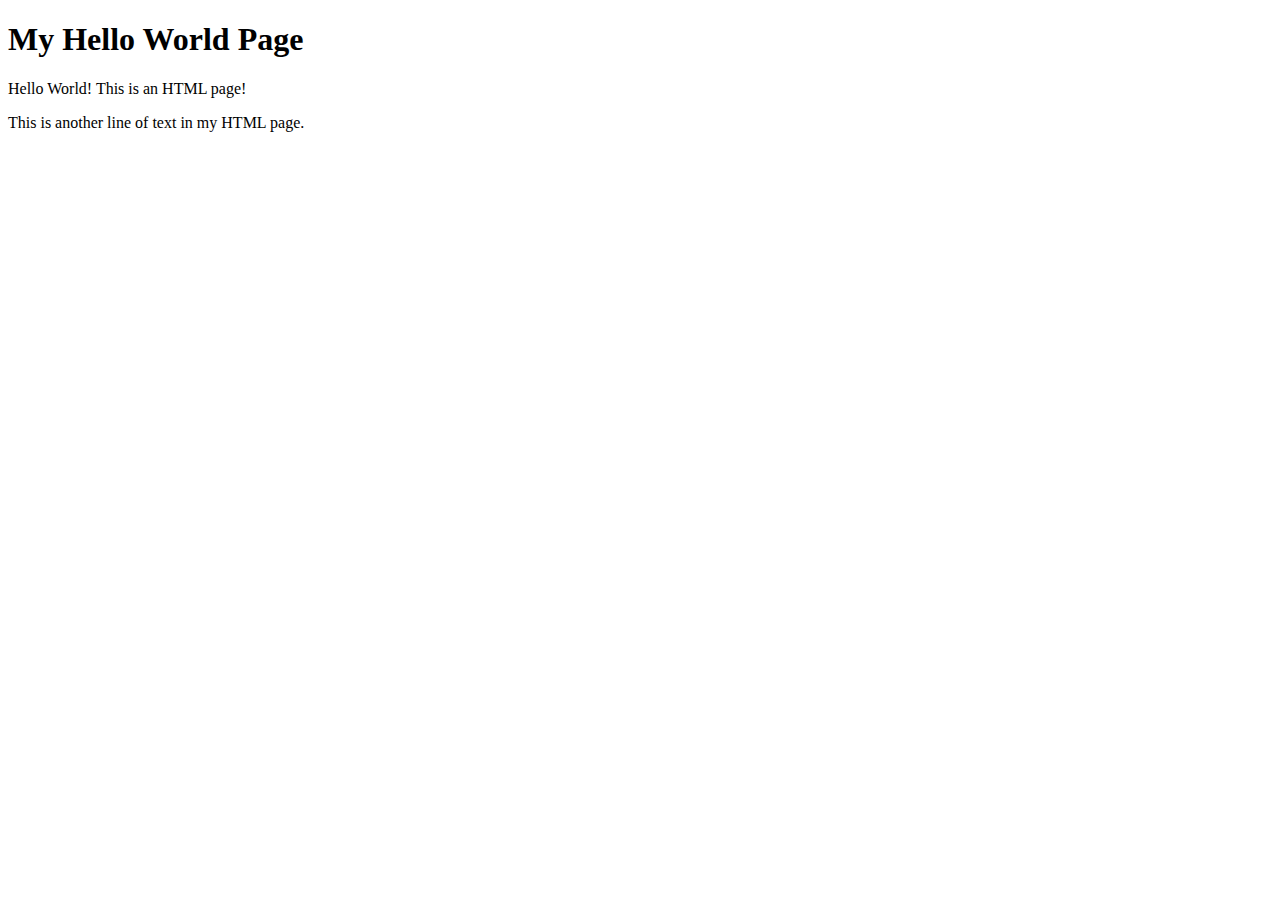
<file: hello/index.html>
<!DOCTYPE html>
<html>
    <head>
        <title>Hello World</title>
    </head>
    <body>
        <h1>My Hello World Page</h1>

        <p>Hello World! This is an HTML page!</p>

        <p>This is another line of text in my HTML page.</p>
    </body>
</html>
</file>
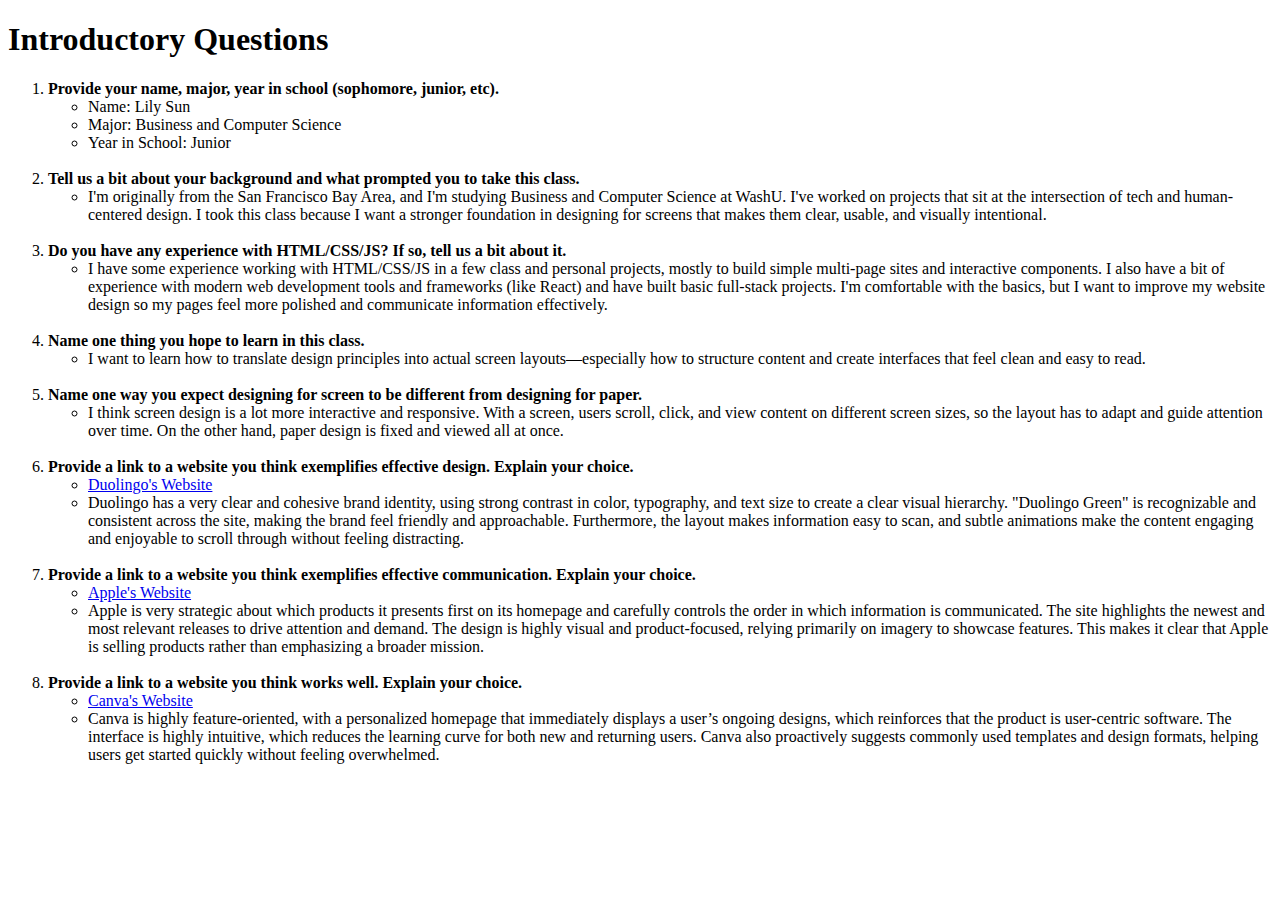
<file: intro-questions/index.html>
<!DOCTYPE html>
<html>
    <head>
        <title>Intro Questions</title>
    </head>
    <body>
        <h1>Introductory Questions</h1>

        <ol>
            <li><strong>Provide your name, major, year in school (sophomore, junior, etc). </strong>
                <ul type = "a">
                    <li>Name: Lily Sun</li>
                    <li>Major: Business and Computer Science</li>
                    <li>Year in School: Junior</li>
                </ul>
            </li>

            <br>

            <li><strong>Tell us a bit about your background and what prompted you to take this class.</strong>
                <ul type = "a">
                    <li>I'm originally from the San Francisco Bay Area, and I'm studying Business and Computer Science at WashU. 
                        I've worked on projects that sit at the intersection of tech and human-centered design.
                        I took this class because I want a stronger foundation in designing for screens that makes them clear, usable, and visually intentional.</li>
                </ul>
            </li>

            <br>

            <li><strong>Do you have any experience with HTML/CSS/JS? If so, tell us a bit about it.</strong>
                <ul type = "a">
                    <li>I have some experience working with HTML/CSS/JS in a few class and personal projects, mostly to build simple multi-page sites and interactive components. 
                        I also have a bit of experience with modern web development tools and frameworks (like React) and have built basic full-stack projects.
                        I'm comfortable with the basics, but I want to improve my website design so my pages feel more polished and communicate information effectively.</li>
                </ul>
            </li>

            <br>

            <li><strong>Name one thing you hope to learn in this class.</strong>
                <ul type = "a">
                    <li>I want to learn how to translate design principles into actual screen layouts—especially how to structure content and create interfaces that feel clean and easy to read.</li>
                </ul>
            </li>

            <br>
            
            <li><strong>Name one way you expect designing for screen to be different from designing for paper.</strong>
                <ul type = "a">
                    <li>I think screen design is a lot more interactive and responsive. 
                        With a screen, users scroll, click, and view content on different screen sizes, so the layout has to adapt and guide attention over time. 
                        On the other hand, paper design is fixed and viewed all at once.</li>
                </ul>
            </li>

            <br>

            <li><strong>Provide a link to a website you think exemplifies effective design. Explain your choice.</strong>
                <ul>
                    <li><a href = "https://www.duolingo.com/">Duolingo's Website</a></li>
                    <li>Duolingo has a very clear and cohesive brand identity, using strong contrast in color, typography, and text size to create a clear visual hierarchy.
                        "Duolingo Green" is recognizable and consistent across the site, making the brand feel friendly and approachable. 
                        Furthermore, the layout makes information easy to scan, and subtle animations make the content engaging and enjoyable to scroll through without feeling distracting.</li>
                </ul>
            </li>

            <br>

            <li><strong>Provide a link to a website you think exemplifies effective communication. Explain your choice.</strong>
                <ul type = "a">
                    <li> <a href = "https://www.apple.com/">Apple's Website</a></li>
                    <li>Apple is very strategic about which products it presents first on its homepage and carefully controls the order in which information is communicated.
                    The site highlights the newest and most relevant releases to drive attention and demand. 
                    The design is highly visual and product-focused, relying primarily on imagery to showcase features. This makes it clear that Apple is selling products rather than emphasizing a broader mission.</li>

                </ul>
            </li>

            <br>

            <li><strong>Provide a link to a website you think works well. Explain your choice.</strong>
                <ul type = "a">
                    <li><a href = "https://www.canva.com/">Canva's Website</a></li>
                    <li>Canva is highly feature-oriented, with a personalized homepage that immediately displays a user’s ongoing designs, which reinforces that the product is user-centric software.
                    The interface is highly intuitive, which reduces the learning curve for both new and returning users.
                    Canva also proactively suggests commonly used templates and design formats, helping users get started quickly without feeling overwhelmed.</li>

                </ul>
            </li>

        </ol>
    </body>
</html>
</file>
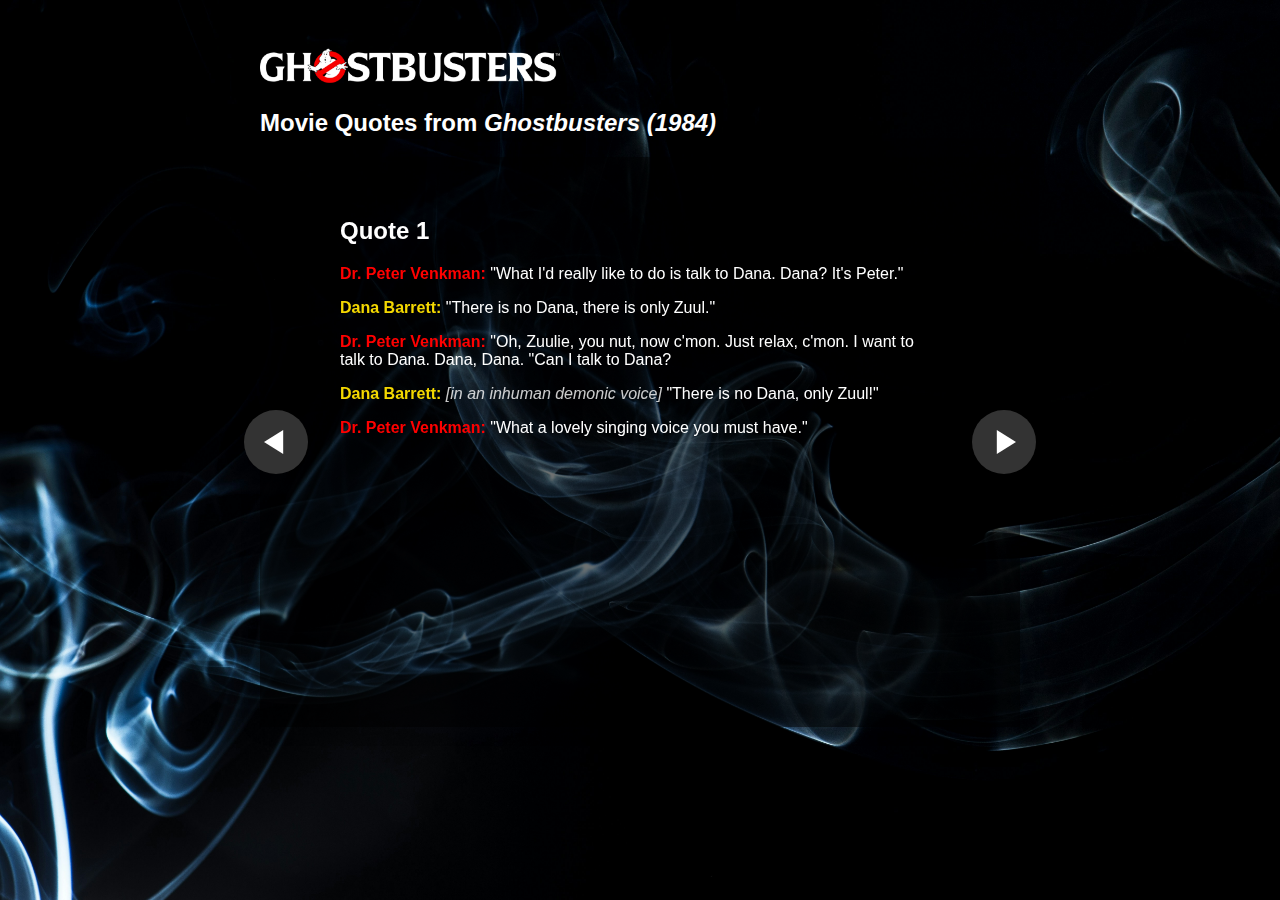
<file: movie-quotes/index.html>
<!DOCTYPE html>
<html lang="en">
    <head>
        <title>Lily Sun - Movie Quotes</title>
        <link rel="stylesheet" href="style.css">
    </head>
    <body>
        <header>
            <img src="ghostbusters-logo.png" alt="Ghostbusters Logo" width="300">
            <h2>Movie Quotes from <em>Ghostbusters (1984)</em></h2>
        </header>

        <main>
            <!-- source: https://css-tricks.com/css-only-carousel/ -->
        <section class="carousel" aria-label="Gallery">
            <ol class="carousel__viewport">
                <li id="carousel__slide1" tabindex="0" class="carousel__slide">
                    <div class="carousel__snapper">
                        <a href="#carousel__slide3" class="carousel__prev">Go to last slide</a>
                        <a href="#carousel__slide2" class="carousel__next">Go to next slide</a>
                    </div>

                    <figure class="quote-block" id="quote-1">
                        <blockquote class-="typewriter">
                            <h2>Quote 1</h2>
                            
                            <p>
                                <span class="speaker" id="venkman">Dr. Peter Venkman:</span>
                                "What I'd really like to do is talk to Dana. Dana? It's Peter."
                            </p>
                            <p>
                                <span class="speaker" id="barrett">Dana Barrett:</span>
                                "There is no Dana, there is only Zuul."
                            </p>
                            <p>
                                <span class="speaker" id="venkman">Dr. Peter Venkman:</span>
                                "Oh, Zuulie, you nut, now c'mon. Just relax, c'mon. I want to talk to Dana. Dana, Dana. "Can I talk to Dana?
                            </p>
                            <p>
                                <span class="speaker" id="barrett">Dana Barrett:</span>
                                <span class="action">[in an inhuman demonic voice]</span>
                                "There is no Dana, only Zuul!"
                            </p>
                            <p>
                                <span class="speaker" id="venkman">Dr. Peter Venkman:</span>
                                "What a lovely singing voice you must have."
                            </p>

                        </blockquote>
                    </figure>
                </li>
                <li id="carousel__slide2" tabindex="0" class="carousel__slide">
                    <div class="carousel__snapper"></div>
                    <a href="#carousel__slide1" class="carousel__prev">Go to previous slide</a>
                    <a href="#carousel__slide3" class="carousel__next">Go to next slide</a>
                    <figure class="quote-block" id="quote-2">
                        <blockquote class-="typewriter">
                            <h2>Quote 2</h2>

                            <p>
                                <span class="speaker" id="venkman">Dr. Peter Venkman:</span>
                                "This city is headed for a disaster of biblical proportions."
                            </p>
                            <p>
                                <span class="speaker" id="mayor">Mayor:</span>
                                "What do you mean, 'biblical?'"
                            </p>
                            <p>
                                <span class="speaker" id="stantz">Dr Ray Stantz:</span>
                                "What he means is Old Testament, Mr. Mayor, real wrath of God type stuff."
                            </p>
                            <p>
                                <span class="speaker" id="venkman">Dr. Peter Venkman:</span>
                                "Exactly."
                            </p>
                            <p>
                                <span class="speaker" id="stantz">Dr Ray Stantz:</span>
                                "Fire and brimstone coming down from the skies! Rivers and seas boiling!"
                            </p>
                            <p>
                                <span class="speaker" id="spengler">Dr. Egon Spengler:</span>
                            "Forty years of darkness! Earthquakes, volcanoes..."
                            </p>
                            <p>
                                <span class="speaker" id="zeddemore">Winston Zeddemore:</span>
                            "The dead rising from the grave!"
                            </p>
                            <p>
                                <span class="speaker" id="venkman">Dr. Peter Venkman:</span>
                            "Human sacrifice, dogs and cats living together... mass hysteria!"
                            </p>
                            <p>
                                <span class="speaker" id="mayor">Mayor:</span>
                            "All right, all right! I get the point!"
                            </p>

                        </blockquote>
                    </figure>
                </li>
                <li id="carousel__slide3" tabindex="0" class="carousel__slide">
                    <div class="carousel__snapper"></div>
                    <a href="#carousel__slide2" class="carousel__prev">Go to previous slide</a>
                    <a href="#carousel__slide1" class="carousel__next">Go to first slide</a>

                    <figure class="quote-block" id="quote-3">
                        <blockquote class-="typewriter">
                            <h2>Quote 3</h2>
                            <p>
                                <span class="action">[clearing away tables in the dining room to make room for the ghost trap]</span>
                            </p>
                            
                            <p>
                                <span class="speaker" id="stantz">Dr Ray Stantz:</span>
                                I've gotta get this in the clear...!
                            </p>
                            <p>
                                <span class="speaker" id="venkman">Dr. Peter Venkman:</span>
                                Wait, wait, wait! I've always wanted to do this...
                            </p>
                            <p>
                                <span class="action">[He yanks a tablecloth off of a table, overturning and shattering everything except the centerpiece in the middle]</span>
                            </p>
                            <p>
                                <span class="speaker" id="venkman">Dr. Peter Venkman:</span>
                                <span class="action">[triumphantly]</span>
                                And the flowers are still standing!
                            </p>

                        </blockquote>
                    </figure>
                </li>
            </ol>
        </section>

        </main>

        <footer>

        </footer>
    </body>
</html>
</file>
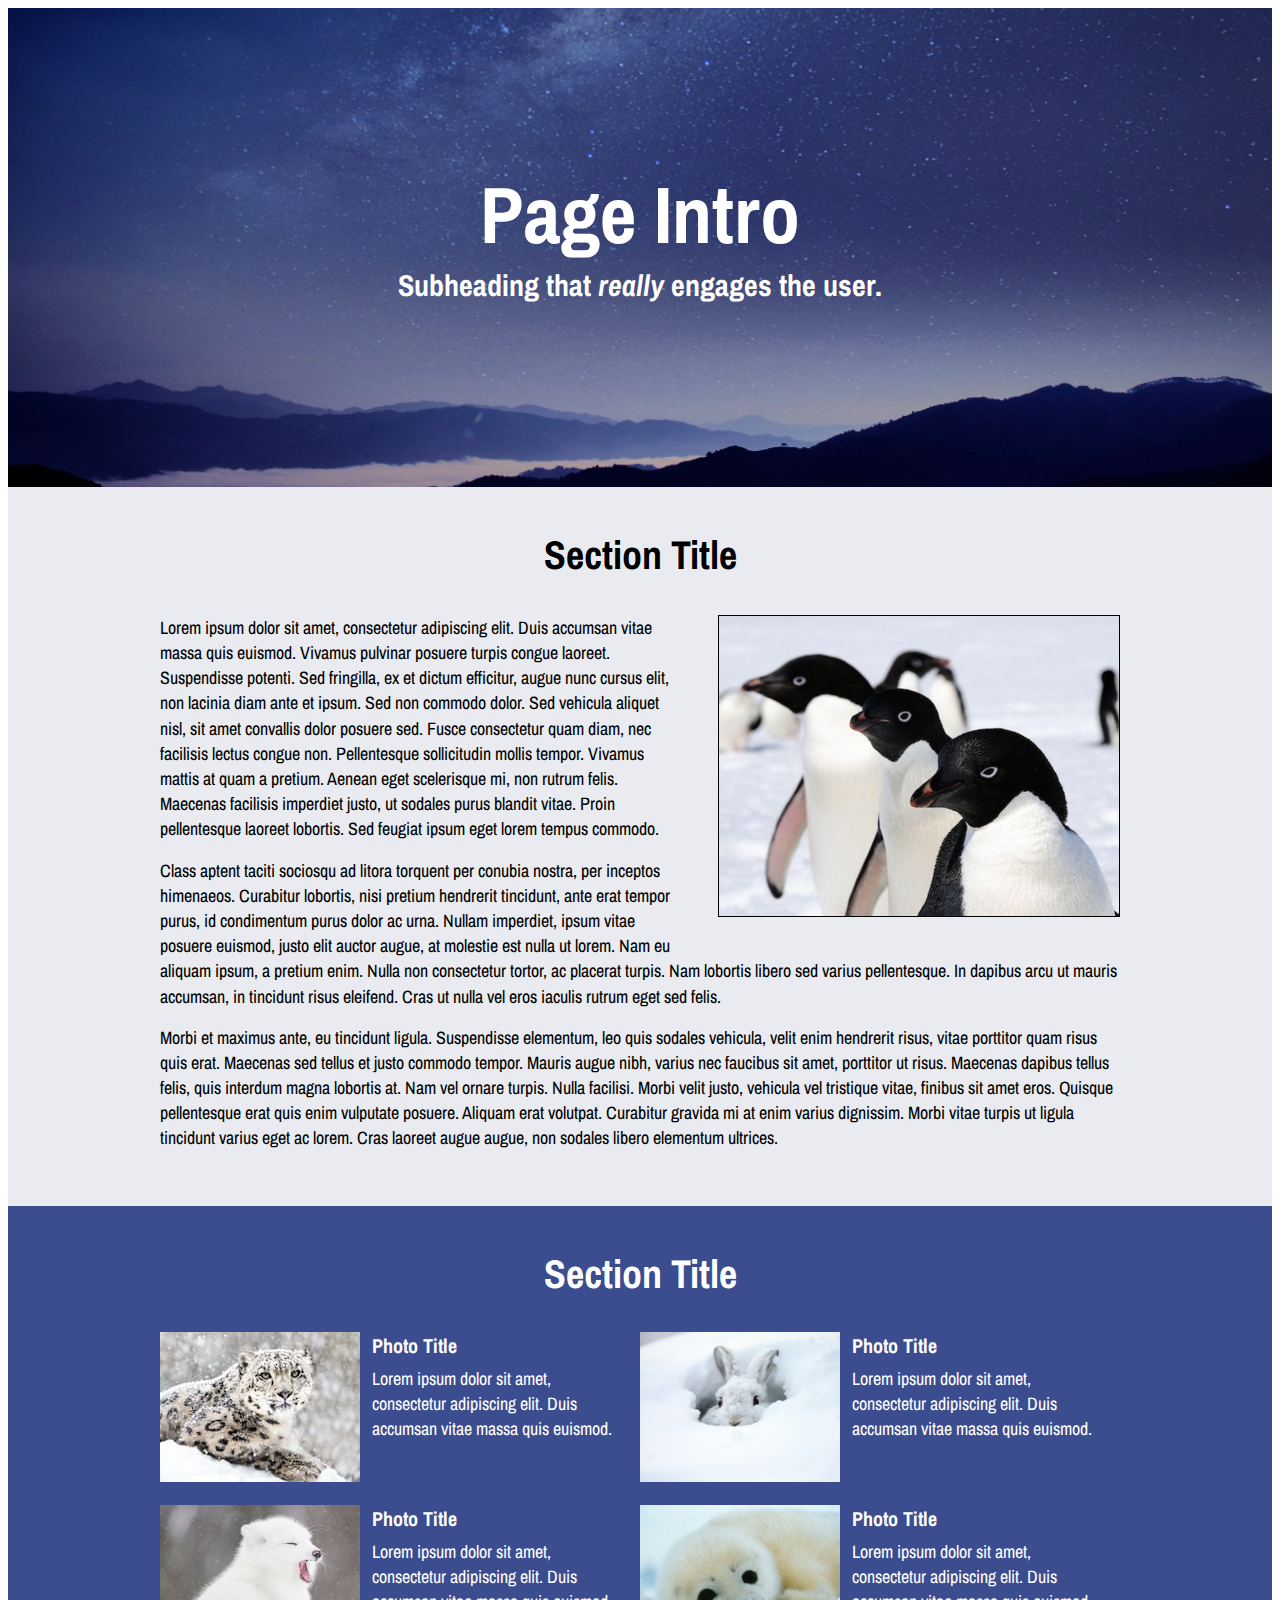
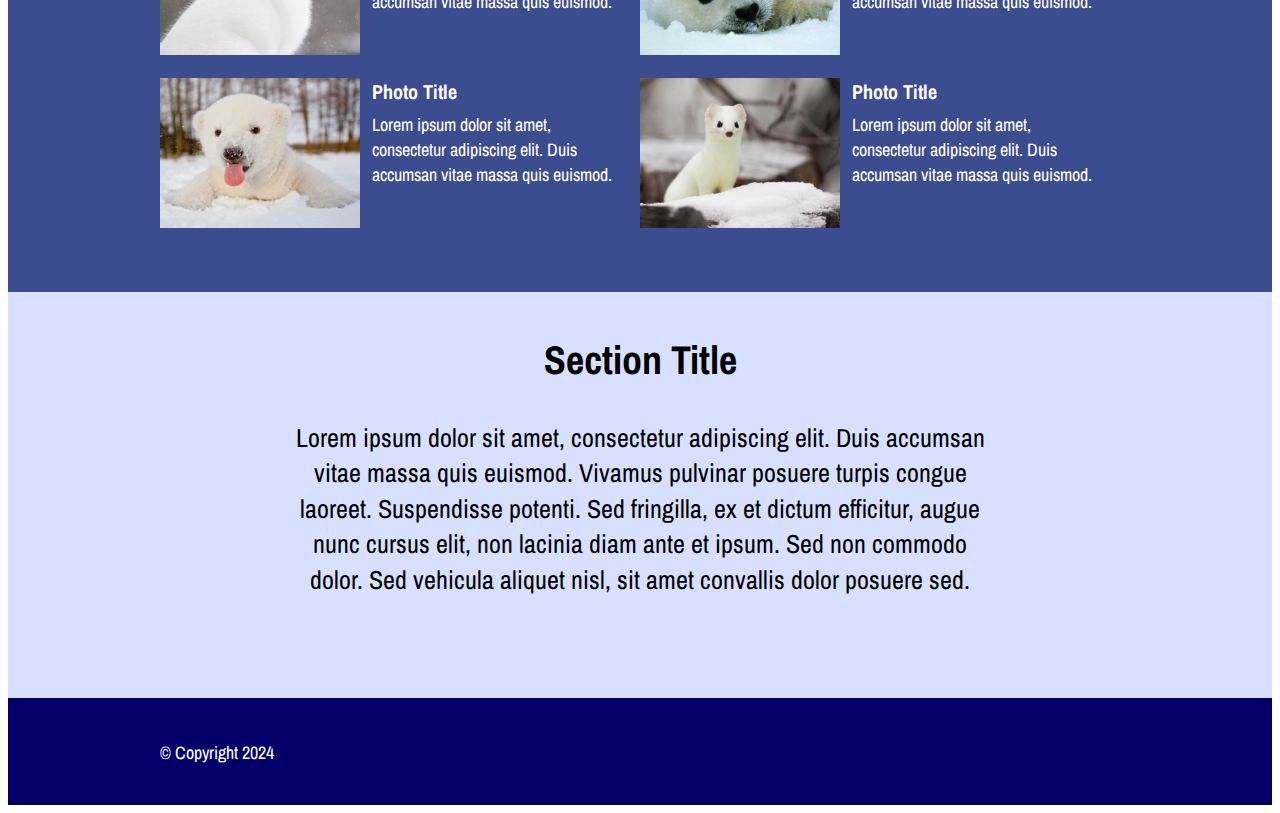
<file: multi-panel-page/index.html>
<!DOCTYPE html>
<html lang="en">

	<head>
		<meta charset="UTF-8">
		<meta name="viewport" content="width=device-width, initial-scale=1">
		<title>HTML Tracing Exercise</title>

        <link rel="preconnect" href="https://fonts.googleapis.com">
        <link rel="preconnect" href="https://fonts.gstatic.com" crossorigin="">
        <link href="https://fonts.googleapis.com/css2?family=Archivo+Narrow:ital,wght@0,400;0,700;1,400;1,700&amp;display=swap" rel="stylesheet">

		<link rel="stylesheet" href="https://wudesign.me/resources/html_tracing_2024/css/starter_style.css">
        <link rel="stylesheet" href="css/styles.css">
	</head>
	<body>
        <header>
            <div class="column">
                <h1>Page Intro</h1>
                <h2>Subheading that <em>really</em> engages the user.</h2>
            </div>
        </header>
        <section class="intro">
            <div class="column">
                <h3>Section Title</h3>

                <img src="images/penguins.png" alt="three penguins together" class="animal-image">

                <p>Lorem ipsum dolor sit amet, consectetur adipiscing elit. Duis accumsan vitae massa quis euismod. 
                    Vivamus pulvinar posuere turpis congue laoreet. Suspendisse potenti. 
                    Sed fringilla, ex et dictum efficitur, augue nunc cursus elit, non lacinia diam ante et ipsum. 
                    Sed non commodo dolor. Sed vehicula aliquet nisl, sit amet convallis dolor posuere sed. 
                    Fusce consectetur quam diam, nec facilisis lectus congue non. Pellentesque sollicitudin mollis tempor. 
                    Vivamus mattis at quam a pretium. Aenean eget scelerisque mi, non rutrum felis. 
                    Maecenas facilisis imperdiet justo, ut sodales purus blandit vitae. Proin pellentesque laoreet lobortis. 
                    Sed feugiat ipsum eget lorem tempus commodo.</p>

                <p>Class aptent taciti sociosqu ad litora torquent per conubia nostra, per inceptos himenaeos. 
                    Curabitur lobortis, nisi pretium hendrerit tincidunt, ante erat tempor purus, id condimentum purus dolor ac urna. 
                    Nullam imperdiet, ipsum vitae posuere euismod, justo elit auctor augue, at molestie est nulla ut lorem. 
                    Nam eu aliquam ipsum, a pretium enim. Nulla non consectetur tortor, ac placerat turpis. Nam lobortis libero sed varius pellentesque. 
                    In dapibus arcu ut mauris accumsan, in tincidunt risus eleifend. Cras ut nulla vel eros iaculis rutrum eget sed felis.</p>

                <p>Morbi et maximus ante, eu tincidunt ligula. Suspendisse elementum, leo quis sodales vehicula, velit enim hendrerit risus, vitae porttitor quam risus quis erat. 
                    Maecenas sed tellus et justo commodo tempor. Mauris augue nibh, varius nec faucibus sit amet, porttitor ut risus. 
                    Maecenas dapibus tellus felis, quis interdum magna lobortis at. Nam vel ornare turpis. Nulla facilisi. 
                    Morbi velit justo, vehicula vel tristique vitae, finibus sit amet eros. Quisque pellentesque erat quis enim vulputate posuere. 
                    Aliquam erat volutpat. Curabitur gravida mi at enim varius dignissim. Morbi vitae turpis ut ligula tincidunt varius eget ac lorem. 
                    Cras laoreet augue augue, non sodales libero elementum ultrices.</p>
            </div>
        </section>

        <section class="photo-grid">
            <div class="column">
                <h3>Section Title</h3>   
                <ul>
                    <li>
                        <img src="images/snow-leopard.jpg" alt="image of snow leopard">
                        <div>
                            <h4>Photo Title</h4>
                            <p>Lorem ipsum dolor sit amet, consectetur adipiscing elit. Duis accumsan vitae massa quis euismod.</p>
                        </div>
                    </li>
                    <li>
                        <img src="images/snow-bunny.png" alt="image of snow bunny">
                        <div>
                            <h4>Photo Title</h4>
                            <p>Lorem ipsum dolor sit amet, consectetur adipiscing elit. Duis accumsan vitae massa quis euismod.</p>
                        </div>
                    </li>
                    <li>
                        <img src="images/snow-fox.png" alt="image of snow fox">
                        <div>
                            <h4>Photo Title</h4>
                            <p>Lorem ipsum dolor sit amet, consectetur adipiscing elit. Duis accumsan vitae massa quis euismod.</p>
                        </div>
                    </li>
                    <li>
                        <img src="images/snow-seal.png" alt="image of snow seal">
                        <div>
                            <h4>Photo Title</h4>
                            <p>Lorem ipsum dolor sit amet, consectetur adipiscing elit. Duis accumsan vitae massa quis euismod.</p>
                        </div>
                    </li>
                    <li>
                        <img src="images/polar-bear.png" alt="image of polar bear">
                        <div>
                            <h4>Photo Title</h4>
                            <p>Lorem ipsum dolor sit amet, consectetur adipiscing elit. Duis accumsan vitae massa quis euismod.</p>
                        </div>
                    </li>
                    <li>
                        <img src="images/ermine.png" alt="image of ermine">
                        <div>
                            <h4>Photo Title</h4>
                            <p>Lorem ipsum dolor sit amet, consectetur adipiscing elit. Duis accumsan vitae massa quis euismod.</p>
                        </div>
                    </li>
                </ul>
            </div>
        </section>
        <section class="final-section">
            <div class="column">
                <h3>Section Title</h3>
                <p class="final-paragraph">Lorem ipsum dolor sit amet, consectetur adipiscing elit. Duis accumsan vitae massa quis euismod. Vivamus pulvinar posuere turpis congue laoreet. Suspendisse potenti. Sed fringilla, ex et dictum efficitur, augue nunc cursus elit, non lacinia diam ante et ipsum. Sed non commodo dolor. Sed vehicula aliquet nisl, sit amet convallis dolor posuere sed.</p>
            </div>
        </section>
        <footer>
            <div class="column">
                <p>© Copyright 2024</p>
            </div>
        </footer>
	</body>

</html>
</file>
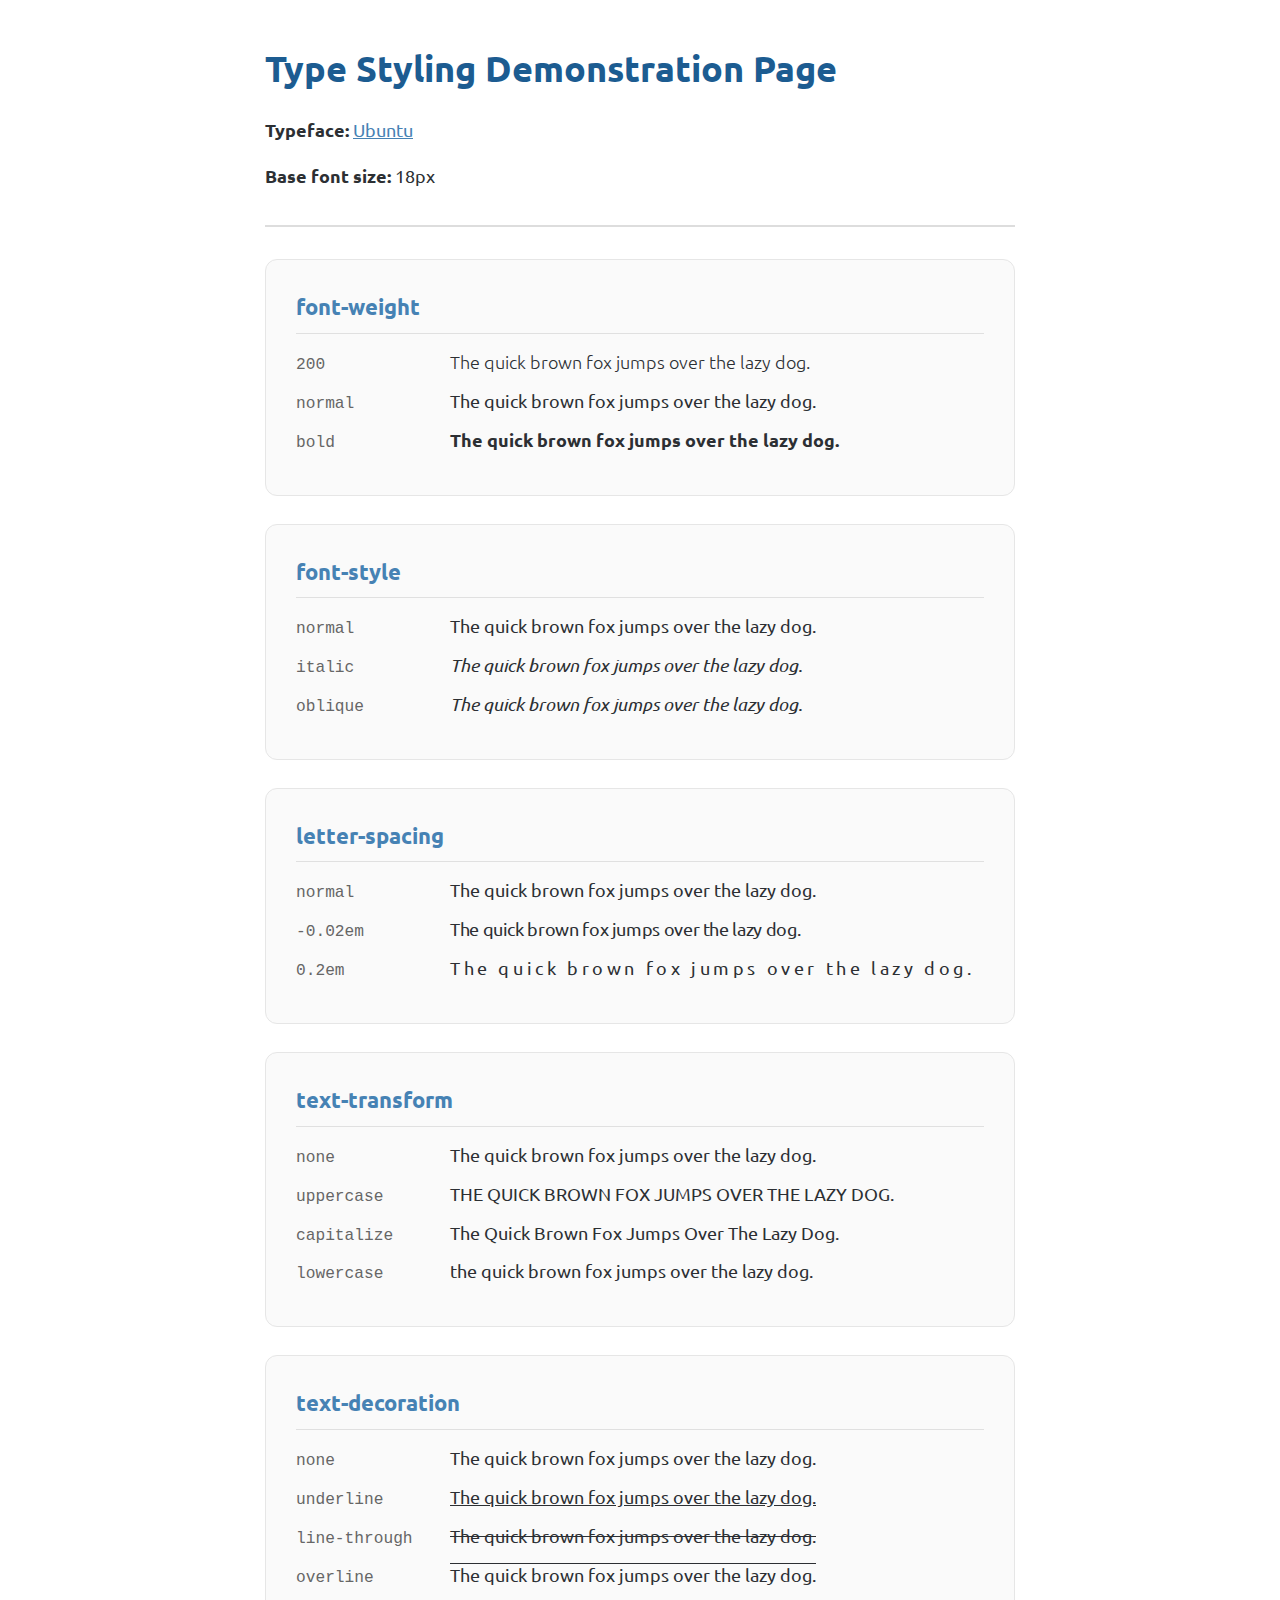
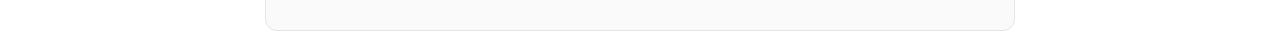
<file: type-styles/index.html>
<!DOCTYPE html>
<html lang="en">
<head>
    <meta charset="UTF-8">
    <title>Lily Sun - Type Styling Exercise</title>
    <link rel="preconnect" href="https://fonts.googleapis.com">
    <link rel="preconnect" href="https://fonts.gstatic.com" crossorigin>
    <link href="https://fonts.googleapis.com/css2?family=Ubuntu:ital,wght@0,300;0,400;0,500;0,700;1,300;1,400;1,500;1,700&display=swap" rel="stylesheet">
    <link rel="stylesheet" href="css/styles.css">
</head>

<body>
    <header class="heading">
        <h1>Type Styling Demonstration Page</h1>
        <p><strong>Typeface:</strong> <a href="https://fonts.google.com/specimen/Ubuntu" target="_blank">Ubuntu</a></p>
        <p><strong>Base font size:</strong> 18px</p>
    </header>

    <section>
        <h2>font-weight</h2>

        <p class="sample">
            <span class="label">200</span>
            <span class="demo" id="weight-200">The quick brown fox jumps over the lazy dog.</span>
        </p>

        <p class="sample">
            <span class="label">normal</span>
            <span class="demo" id="weight-normal">The quick brown fox jumps over the lazy dog.</span>
        </p>

        <p class="sample">
            <span class="label">bold</span>
            <span class="demo" id="weight-bold">The quick brown fox jumps over the lazy dog.</span>
        </p>
    </section>

    <section>
        <h2>font-style</h2>

        <p class="sample">
            <span class="label">normal</span>
            <span class="demo" id="style-normal">The quick brown fox jumps over the lazy dog.</span>
        </p>

        <p class="sample">
            <span class="label">italic</span>
            <span class="demo" id="style-italic">The quick brown fox jumps over the lazy dog.</span>
        </p>

        <p class="sample">
            <span class="label">oblique</span>
            <span class="demo" id="style-oblique">The quick brown fox jumps over the lazy dog.</span>
        </p>
    </section>

    <section>
        <h2>letter-spacing</h2>

        <p class="sample">
            <span class="label">normal</span>
            <span class="demo" id="spacing-normal">The quick brown fox jumps over the lazy dog.</span>
        </p>

        <p class="sample">
            <span class="label">-0.02em</span>
            <span class="demo" id="spacing-tight">The quick brown fox jumps over the lazy dog.</span>
        </p>

        <p class="sample">
            <span class="label">0.2em</span>
            <span class="demo" id="spacing-wide">The quick brown fox jumps over the lazy dog.</span>
        </p>
    </section>

    <section>
        <h2>text-transform</h2>

        <p class="sample">
            <span class="label">none</span>
            <span class="demo" id="transform-none">The quick brown fox jumps over the lazy dog.</span>
        </p>

        <p class="sample">
            <span class="label">uppercase</span>
            <span class="demo" id="transform-uppercase">The quick brown fox jumps over the lazy dog.</span>
        </p>

        <p class="sample">
            <span class="label">capitalize</span>
            <span class="demo" id="transform-capitalize">The quick brown fox jumps over the lazy dog.</span>
        </p>

        <p class="sample">
            <span class="label">lowercase</span>
            <span class="demo" id="transform-lowercase">The quick brown fox jumps over the lazy dog.</span>
        </p>
    </section>

    <section>
        <h2>text-decoration</h2>

        <p class="sample">
            <span class="label">none</span>
            <span class="demo" id="decoration-none">The quick brown fox jumps over the lazy dog.</span>
        </p>

        <p class="sample">
            <span class="label">underline</span>
            <span class="demo" id="decoration-underline">The quick brown fox jumps over the lazy dog.</span>
        </p>

        <p class="sample">
            <span class="label">line-through</span>
            <span class="demo" id="decoration-line-through">The quick brown fox jumps over the lazy dog.</span>
        </p>

        <p class="sample">
            <span class="label">overline</span>
            <span class="demo" id="decoration-overline">The quick brown fox jumps over the lazy dog.</span>
        </p>
    </section>
</body>
</html>
</file>
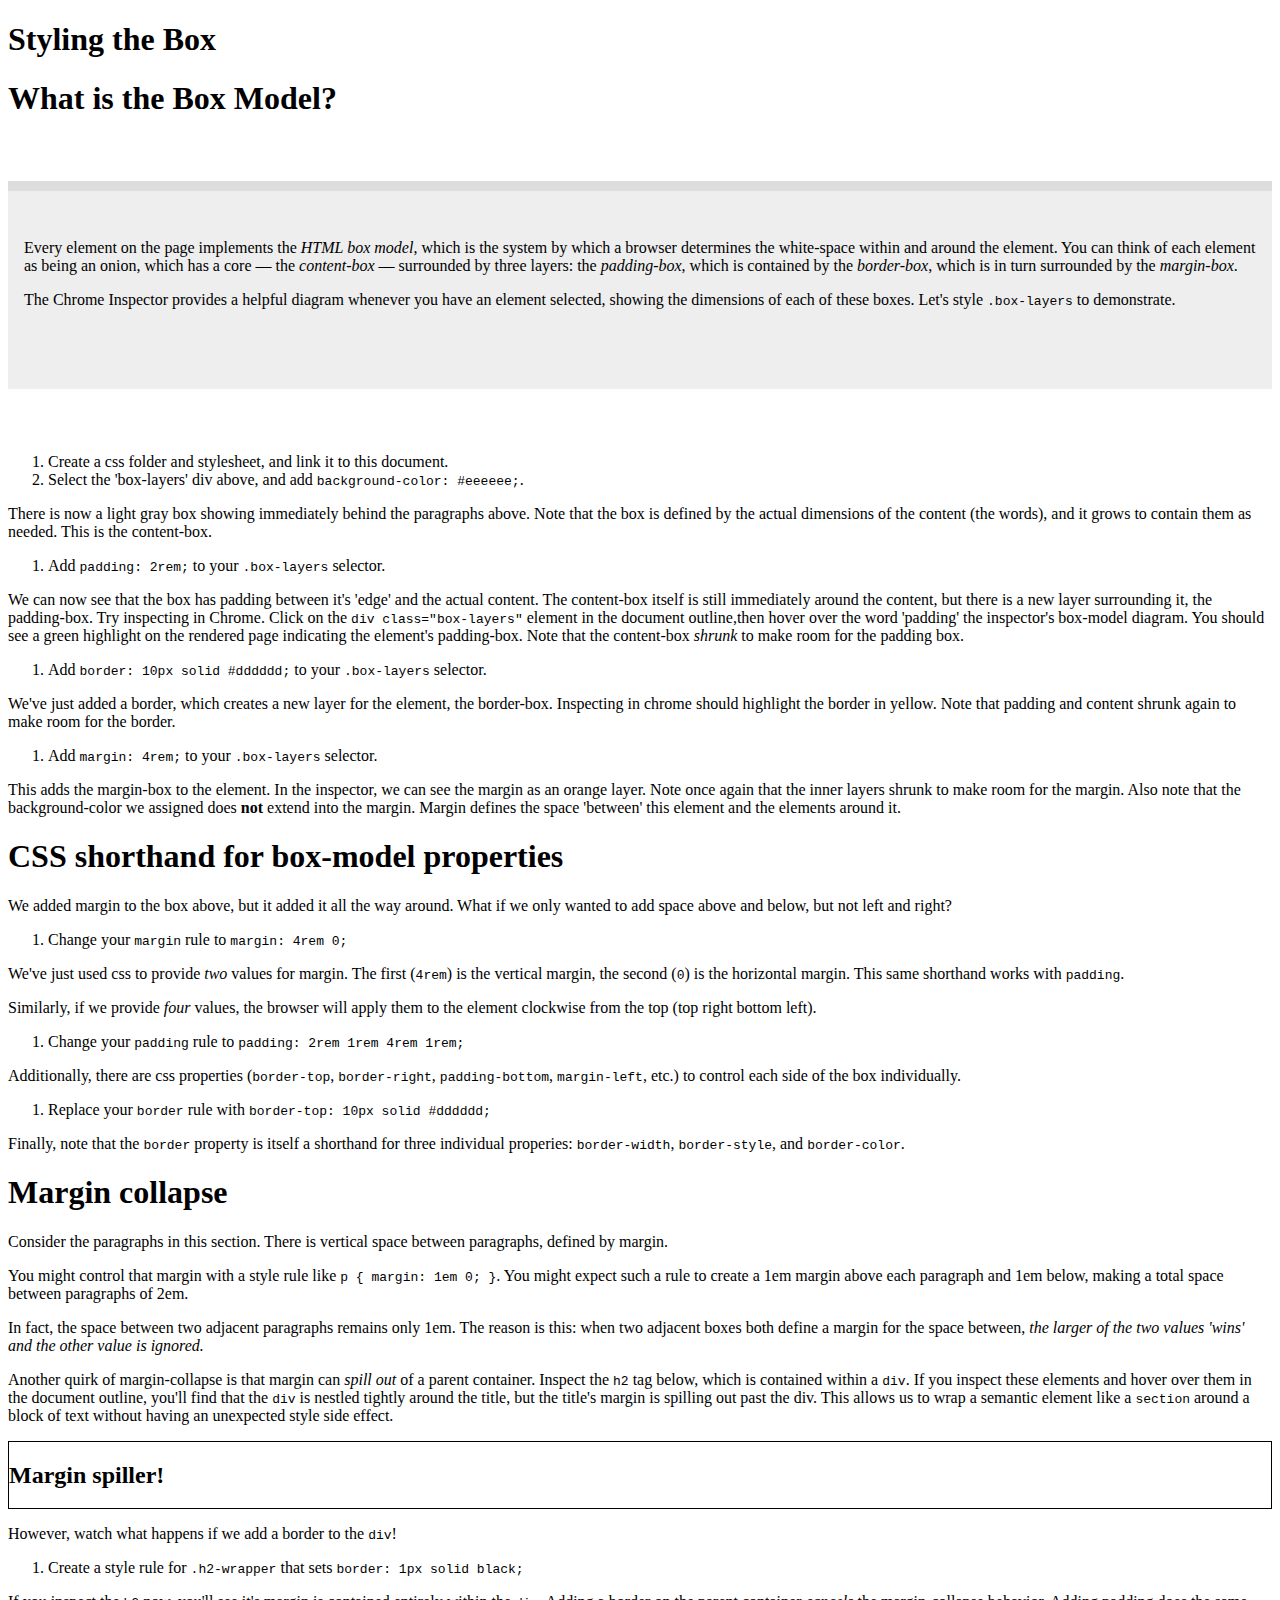
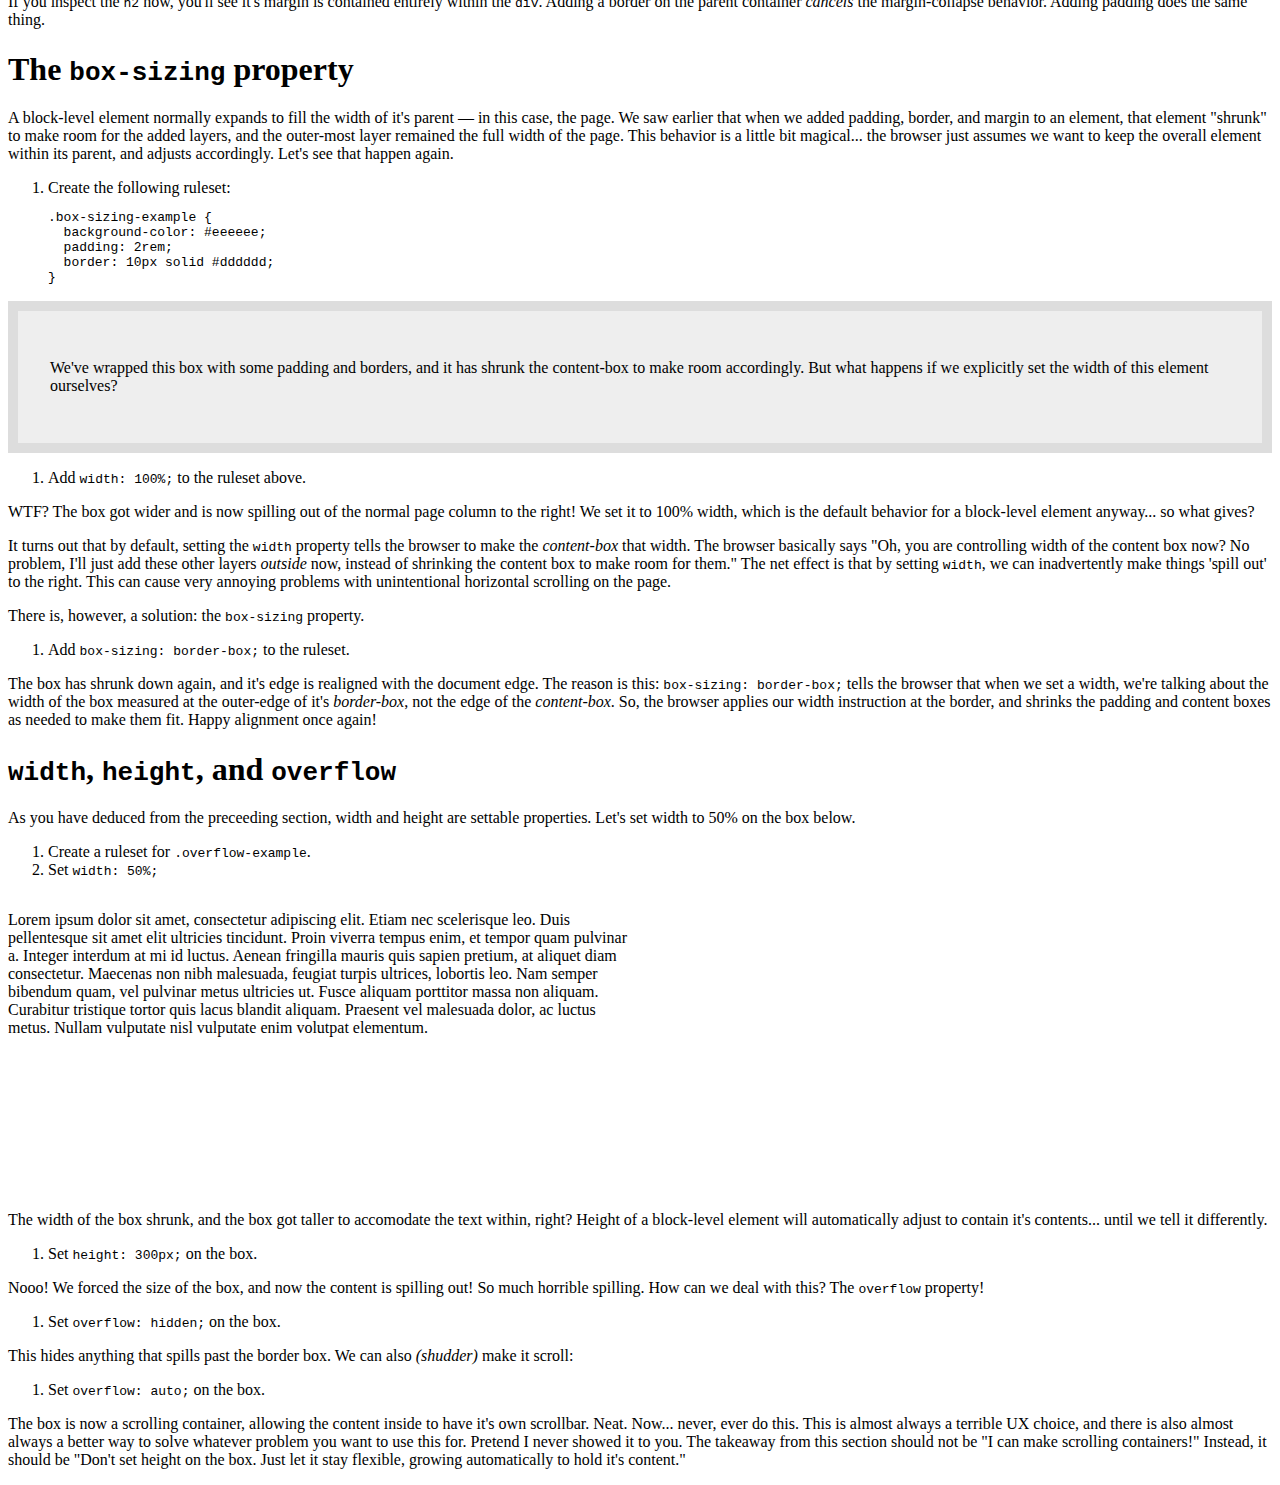
<file: exercises/box-model/index.html>
<!DOCTYPE html>
<html lang="en">
  <head>
    <meta charset="UTF-8">
    <title>The HTML Box Model</title>
    <link rel="stylesheet" href="https://wudesign.me/resources/basic-layout/css/styles.css">
    <link rel="stylesheet" href="css/styles.css">
  </head>
  <body>

    <article>

      <h1>Styling the Box</h1>

      <section>

        <h1>What is the Box Model?</h1>

        <div class="box-layers">

          <p>Every element on the page implements the <dfn>HTML box model</dfn>, which is the system by which a browser determines the white-space within and around the element. You can think of each element as being an onion, which has a core &mdash; the <dfn>content-box</dfn> &mdash; surrounded by three layers: the <dfn>padding-box</dfn>, which is contained by the <dfn>border-box</dfn>, which is in turn surrounded by the <dfn>margin-box</dfn>.</p>

          <p>The Chrome Inspector provides a helpful diagram whenever you have an element selected, showing the dimensions of each of these boxes. Let's style <code>.box-layers</code> to demonstrate.</p>

        </div>

        <ol class="instructions">
          <li>Create a css folder and stylesheet, and link it to this document.</li>
          <li>Select the 'box-layers' div above, and add <code>background-color: #eeeeee;</code>.</li>
        </ol>

        <p>There is now a light gray box showing immediately behind the paragraphs above. Note that the box is defined by the actual dimensions of the content (the words), and it grows to contain them as needed. This is the content-box.</p>

        <ol class="instructions">
          <li>Add <code>padding: 2rem;</code> to your <code>.box-layers</code> selector.</li>
        </ol>

        <p>We can now see that the box has padding between it's 'edge' and the actual content. The content-box itself is still immediately around the content, but there is a new layer surrounding it, the padding-box. Try inspecting in Chrome. Click on the <code class="tag">div class="box-layers"</code> element in the document outline,then hover over the word 'padding' the inspector's box-model diagram. You should see a green highlight on the rendered page indicating the element's padding-box. Note that the content-box <em>shrunk</em> to make room for the padding box.</p>

        <ol class="instructions">
          <li>Add <code>border: 10px solid #dddddd;</code> to your <code>.box-layers</code> selector.</li>
        </ol>

        <p>We've just added a border, which creates a new layer for the element, the border-box. Inspecting in chrome should highlight the border in yellow. Note that padding and content shrunk again to make room for the border.</p>

        <ol class="instructions">
          <li>Add <code>margin: 4rem;</code> to your <code>.box-layers</code> selector.</li>
        </ol>

        <p>This adds the margin-box to the element. In the inspector, we can see the margin as an orange layer. Note once again that the inner layers shrunk to make room for the margin. Also note that the background-color we assigned does <strong>not</strong> extend into the margin. Margin defines the space 'between' this element and the elements around it.</p>

      </section>

      <section>

        <h1>CSS shorthand for box-model properties</h1>

        <p>We added margin to the box above, but it added it all the way around. What if we only wanted to add space above and below, but not left and right?</p>

        <ol class="instructions">
          <li>Change your <code>margin</code> rule to <code>margin: 4rem 0;</code></li>
        </ol>

        <p>We've just used css to provide <em>two</em> values for margin. The first (<code>4rem</code>) is the vertical margin, the second (<code>0</code>) is the horizontal margin. This same shorthand works with <code>padding</code>.</p>

        <p>Similarly, if we provide <em>four</em> values, the browser will apply them to the element clockwise from the top (top right bottom left).</p>

        <ol class="instructions">
          <li>Change your <code>padding</code> rule to <code>padding: 2rem 1rem 4rem 1rem;</code></li>
        </ol>

        <p>Additionally, there are css properties (<code>border-top</code>, <code>border-right</code>, <code>padding-bottom</code>, <code>margin-left</code>, etc.) to control each side of the box individually.</p>

        <ol class="instructions">
          <li>Replace your <code>border</code> rule with <code>border-top: 10px solid #dddddd;</code></li>
        </ol>

        <p>Finally, note that the <code>border</code> property is itself a shorthand for three individual properies: <code>border-width</code>, <code>border-style</code>, and <code>border-color</code>.</p>

      </section>

      <section>

        <h1>Margin collapse</h1>

        <p>Consider the paragraphs in this section. There is vertical space between paragraphs, defined by margin. </p>

        <p>You might control that margin with a style rule like <code>p { margin: 1em 0; }</code>. You might expect such a rule to create a 1em margin above each paragraph and 1em below, making a total space between paragraphs of 2em.</p>

        <p>In fact, the space between two adjacent paragraphs remains only 1em. The reason is this: when two adjacent boxes both define a margin for the space between, <em>the larger of the two values 'wins' and the other value is ignored.</em></p>

        <p>Another quirk of margin-collapse is that margin can <em>spill out</em> of a parent container. Inspect the <code class="tag">h2</code> tag below, which is contained within a <code class="tag">div</code>. If you inspect these elements and hover over them in the document outline, you'll find that the <code class="tag">div</code> is nestled tightly around the title, but the title's margin is spilling out past the div. This allows us to wrap a semantic element like a <code>section</code> around a block of text without having an unexpected style side effect.</p>

        <div class="h2-wrapper">
          <h2>Margin spiller!</h2>
        </div>

        <p>However, watch what happens if we add a border to the <code class="tag">div</code>!</p>

        <ol class="instructions">
          <li>Create a style rule for <code>.h2-wrapper</code> that sets <code>border: 1px solid black;</code></li>
        </ol>

        <p>If you inspect the <code class="tag">h2</code> now, you'll see it's margin is contained entirely within the <code class="tag">div</code>. Adding a border on the parent container <em>cancels</em> the margin-collapse behavior. Adding padding does the same thing.</p>

      </section>

      <section>

        <h1>The <code>box-sizing</code> property</h1>

        <p>A block-level element normally expands to fill the width of it's parent &mdash; in this case, the page. We saw earlier that when we added padding, border, and margin to an element, that element "shrunk" to make room for the added layers, and the outer-most layer remained the full width of the page. This behavior is a little bit magical... the browser just assumes we want to keep the overall element within its parent, and adjusts accordingly. Let's see that happen again.</p>

        <ol class="instructions">
          <li>Create the following ruleset:
<pre><code>.box-sizing-example {
  background-color: #eeeeee;
  padding: 2rem;
  border: 10px solid #dddddd;
}</code></pre>
          </li>
        </ol>

        <div class="box-sizing-example">
          <p>We've wrapped this box with some padding and borders, and it has shrunk the content-box to make room accordingly. But what happens if we explicitly set the width of this element ourselves?</p>
        </div>

        <ol class="instructions">
          <li>Add <code>width: 100%;</code> to the ruleset above.</li>
        </ol>

        <p>WTF? The box got wider and is now spilling out of the normal page column to the right! We set it to 100% width, which is the default behavior for a block-level element anyway... so what gives?</p>

        <p>It turns out that by default, setting the <code>width</code> property tells the browser to make the <em>content-box</em> that width. The browser basically says "Oh, you are controlling width of the content box now? No problem, I'll just add these other layers <em>outside</em> now, instead of shrinking the content box to make room for them." The net effect is that by setting <code>width</code>, we can inadvertently make things 'spill out' to the right. This can cause very annoying problems with unintentional horizontal scrolling on the page.</p>

        <p>There is, however, a solution: the <code>box-sizing</code> property.</p>

        <ol class="instructions">
          <li>Add <code>box-sizing: border-box;</code> to the ruleset.</li>
        </ol>

        <p>The box has shrunk down again, and it's edge is realigned with the document edge. The reason is this: <code>box-sizing: border-box;</code> tells the browser that when we set a width, we're talking about the width of the box measured at the outer-edge of it's <em>border-box</em>, not the edge of the <em>content-box</em>. So, the browser applies our width instruction at the border, and shrinks the padding and content boxes as needed to make them fit. Happy alignment once again!</p>

      </section>

      <section>

        <h1><code>width</code>, <code>height</code>, and <code>overflow</code></h1>

        <p>As you have deduced from the preceeding section, width and height are settable properties. Let's set width to 50% on the box below.</p>

        <ol class="instructions">
          <li>Create a ruleset for <code>.overflow-example</code>.</li>
          <li>Set <code>width: 50%;</code></li>
        </ol>

        <div class="overflow-example">
          <p>Lorem ipsum dolor sit amet, consectetur adipiscing elit. Etiam nec scelerisque leo. Duis pellentesque sit amet elit ultricies tincidunt. Proin viverra tempus enim, et tempor quam pulvinar a. Integer interdum at mi id luctus. Aenean fringilla mauris quis sapien pretium, at aliquet diam consectetur. Maecenas non nibh malesuada, feugiat turpis ultrices, lobortis leo. Nam semper bibendum quam, vel pulvinar metus ultricies ut. Fusce aliquam porttitor massa non aliquam. Curabitur tristique tortor quis lacus blandit aliquam. Praesent vel malesuada dolor, ac luctus metus. Nullam vulputate nisl vulputate enim volutpat elementum.</p>
        </div>

        <p>The width of the box shrunk, and the box got taller to accomodate the text within, right? Height of a block-level element will automatically adjust to contain it's contents... until we tell it differently.</p>

        <ol class="instructions">
          <li>Set <code>height: 300px;</code> on the box.</li>
        </ol>

        <p>Nooo! We forced the size of the box, and now the content is spilling out! So much horrible spilling. How can we deal with this? The <code>overflow</code> property!</p>

        <ol class="instructions">
          <li>Set <code>overflow: hidden;</code> on the box.</li>
        </ol>

        <p>This hides anything that spills past the border box. We can also <em>(shudder)</em> make it scroll:</p>

        <ol class="instructions">
          <li>Set <code>overflow: auto;</code> on the box.</li>
        </ol>

        <p>The box is now a scrolling container, allowing the content inside to have it's own scrollbar. Neat. Now... never, ever do this. This is almost always a terrible UX choice, and there is also almost always a better way to solve whatever problem you want to use this for. Pretend I never showed it to you. The takeaway from this section should not be "I can make scrolling containers!" Instead, it should be "Don't set height on the box. Just let it stay flexible, growing automatically to hold it's content."</p>
        
      </section>

    </article>
      
  </body>
</html>
</file>
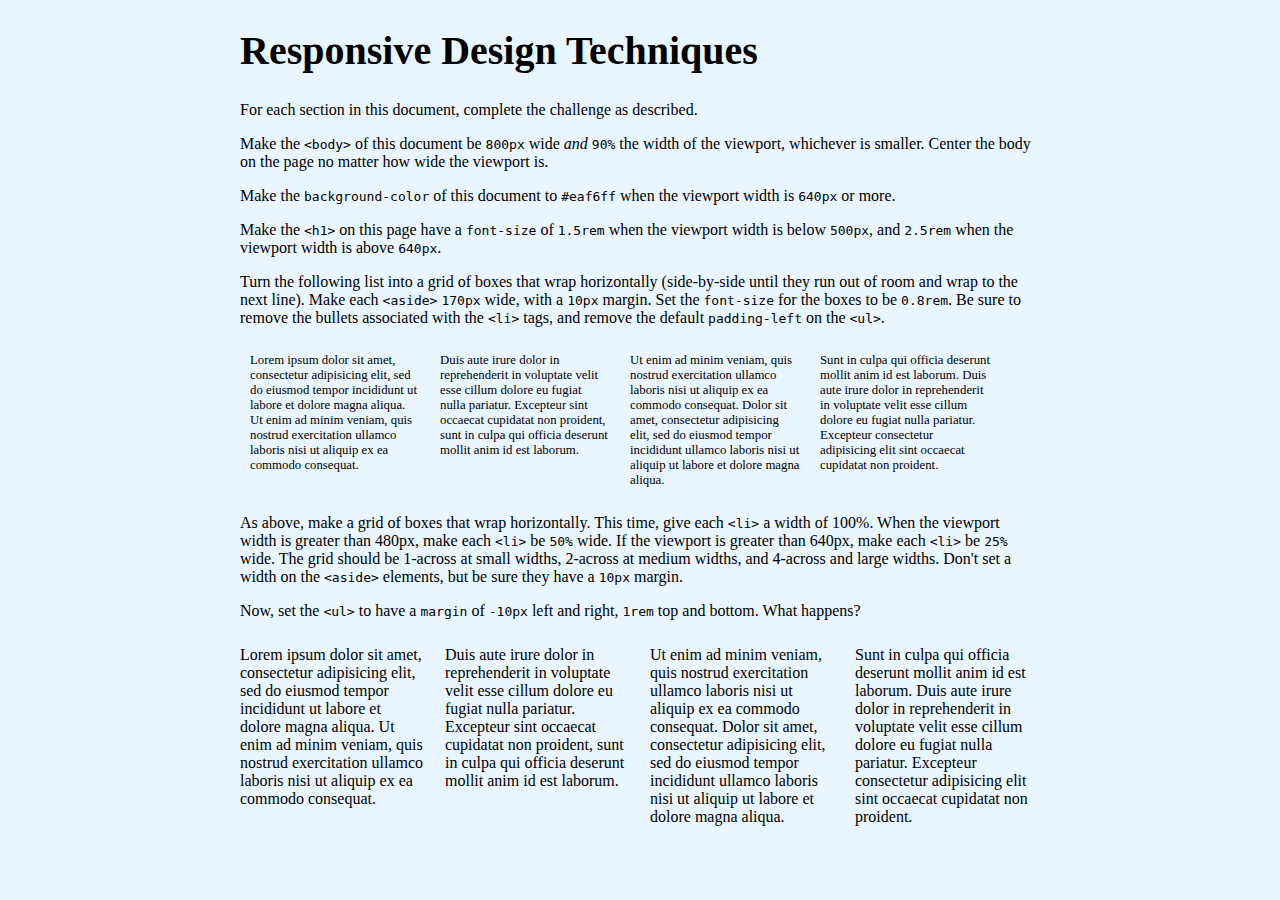
<file: exercises/responsive-design-techniques/index.html>
<!DOCTYPE html>
<html>

<head>
	<meta name="viewport" content="width=device-width,initial-scale=1.0">
	<title>Basic Responsive Design Techniques</title>
	<link href="https://wudesign.me/resources/responsive-design-techniques/styles.css" rel="stylesheet">
    <link rel="stylesheet" href="css/styles.css">
</head>

<body>

	<header>
		<h1>Responsive Design Techniques</h1>
		<p>For each section in this document, complete the challenge as described.</p>
	</header>

	<section id="body-width-management">
		<p>Make the <code>&lt;body&gt;</code> of this document be <code>800px</code> wide <em>and</em> <code>90%</code> the width of the viewport, whichever is smaller. Center the body on the page no matter how wide the viewport is.</p>
	</section>

	<section id="background-color">
		<p>Make the <code>background-color</code> of this document to <code>#eaf6ff</code> when the viewport width is <code>640px</code> or more.</p>
	</section>

	<section id="headline-size">
		<p>Make the <code>&lt;h1&gt;</code> on this page have a <code>font-size</code> of <code>1.5rem</code> when the viewport width is below <code>500px</code>, and <code>2.5rem</code> when the viewport width is above <code>640px</code>.</p>
	</section>

	<section id="fixed-size-grid-items">
		<p>Turn the following list into a grid of boxes that wrap horizontally (side-by-side until they run out of room and wrap to the next line). Make each <code>&lt;aside&gt;</code> <code>170px</code> wide, with a <code>10px</code> margin. Set the <code>font-size</code> for the boxes to be <code>0.8rem</code>. Be sure to remove the bullets associated with the <code>&lt;li&gt;</code> tags, and remove the default <code>padding-left</code> on the <code>&lt;ul&gt;</code>.</p>
		<ul>
			<li>
				<aside>Lorem ipsum dolor sit amet, consectetur adipisicing elit, sed do eiusmod tempor incididunt ut labore et dolore magna aliqua. Ut enim ad minim veniam, quis nostrud exercitation ullamco laboris nisi ut aliquip ex ea commodo consequat.</aside>
			</li>
			<li>
				<aside>Duis aute irure dolor in reprehenderit in voluptate velit esse cillum dolore eu fugiat nulla pariatur. Excepteur sint occaecat cupidatat non proident, sunt in culpa qui officia deserunt mollit anim id est laborum.</aside>
			</li>
			<li>
				<aside>Ut enim ad minim veniam, quis nostrud exercitation ullamco laboris nisi ut aliquip ex ea commodo consequat. Dolor sit amet, consectetur adipisicing elit, sed do eiusmod tempor incididunt ullamco laboris nisi ut aliquip ut labore et dolore magna aliqua.</aside>
			</li>
			<li>
				<aside>Sunt in culpa qui officia deserunt mollit anim id est laborum. Duis aute irure dolor in reprehenderit in voluptate velit esse cillum dolore eu fugiat nulla pariatur. Excepteur consectetur adipisicing elit sint occaecat cupidatat non proident.</aside>
			</li>
		</ul>
	</section>

	<section id="stretchable-grid-items">
		<p>As above, make a grid of boxes that wrap horizontally. This time, give each <code>&lt;li&gt;</code> a width of 100%. When the viewport width is greater than 480px, make each <code>&lt;li&gt;</code> be <code>50%</code> wide. If the viewport is greater than 640px, make each <code>&lt;li&gt;</code> be <code>25%</code> wide. The grid should be 1-across at small widths, 2-across at medium widths, and 4-across and large widths. Don't set a width on the <code>&lt;aside&gt;</code> elements, but be sure they have a <code>10px</code> margin.</p>
		<p>Now, set the <code>&lt;ul&gt;</code> to have a <code>margin</code> of <code>-10px</code> left and right, <code>1rem</code> top and bottom. What happens?</p>
		<ul>
			<li>
				<aside>Lorem ipsum dolor sit amet, consectetur adipisicing elit, sed do eiusmod tempor incididunt ut labore et dolore magna aliqua. Ut enim ad minim veniam, quis nostrud exercitation ullamco laboris nisi ut aliquip ex ea commodo consequat.</aside>
			</li>
			<li>
				<aside>Duis aute irure dolor in reprehenderit in voluptate velit esse cillum dolore eu fugiat nulla pariatur. Excepteur sint occaecat cupidatat non proident, sunt in culpa qui officia deserunt mollit anim id est laborum.</aside>
			</li>
			<li>
				<aside>Ut enim ad minim veniam, quis nostrud exercitation ullamco laboris nisi ut aliquip ex ea commodo consequat. Dolor sit amet, consectetur adipisicing elit, sed do eiusmod tempor incididunt ullamco laboris nisi ut aliquip ut labore et dolore magna aliqua.</aside>
			</li>
			<li>
				<aside>Sunt in culpa qui officia deserunt mollit anim id est laborum. Duis aute irure dolor in reprehenderit in voluptate velit esse cillum dolore eu fugiat nulla pariatur. Excepteur consectetur adipisicing elit sint occaecat cupidatat non proident.</aside>
			</li>
		</ul>
	</section>

</body>
</html>
</file>
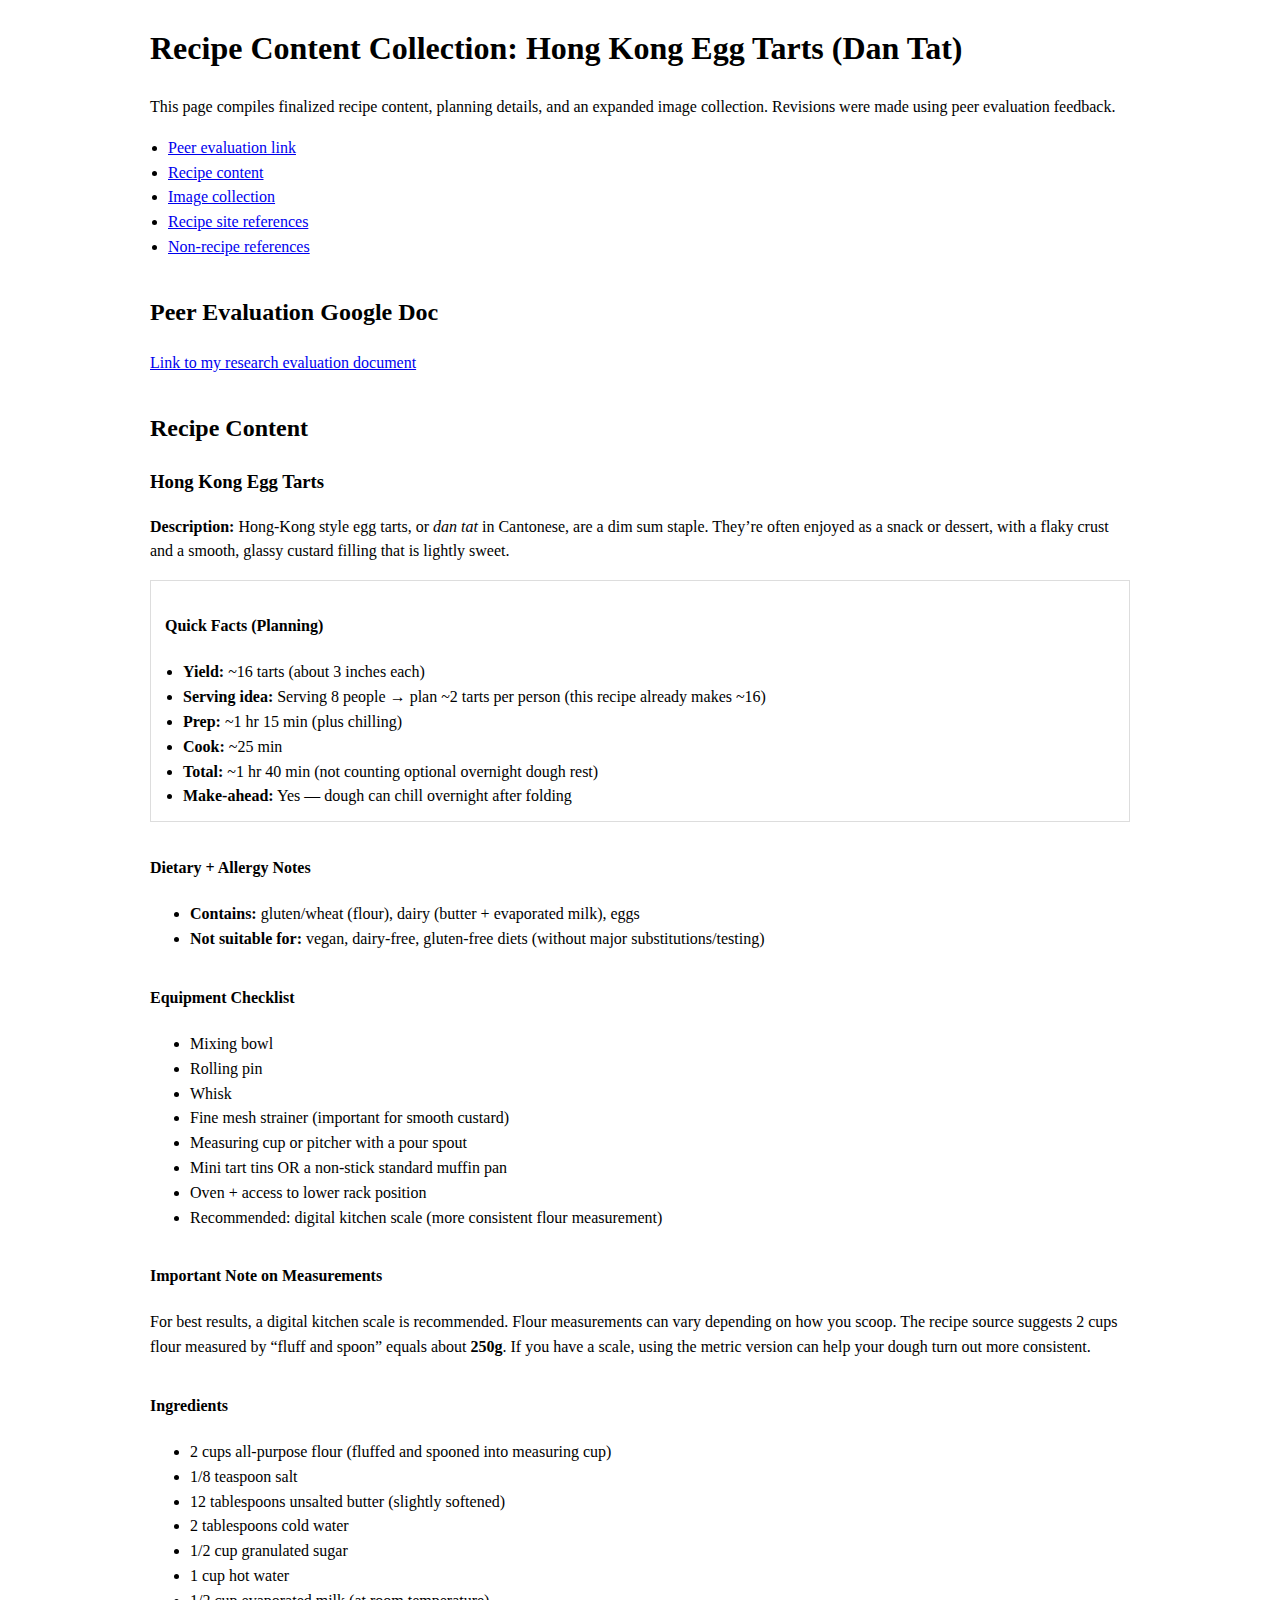
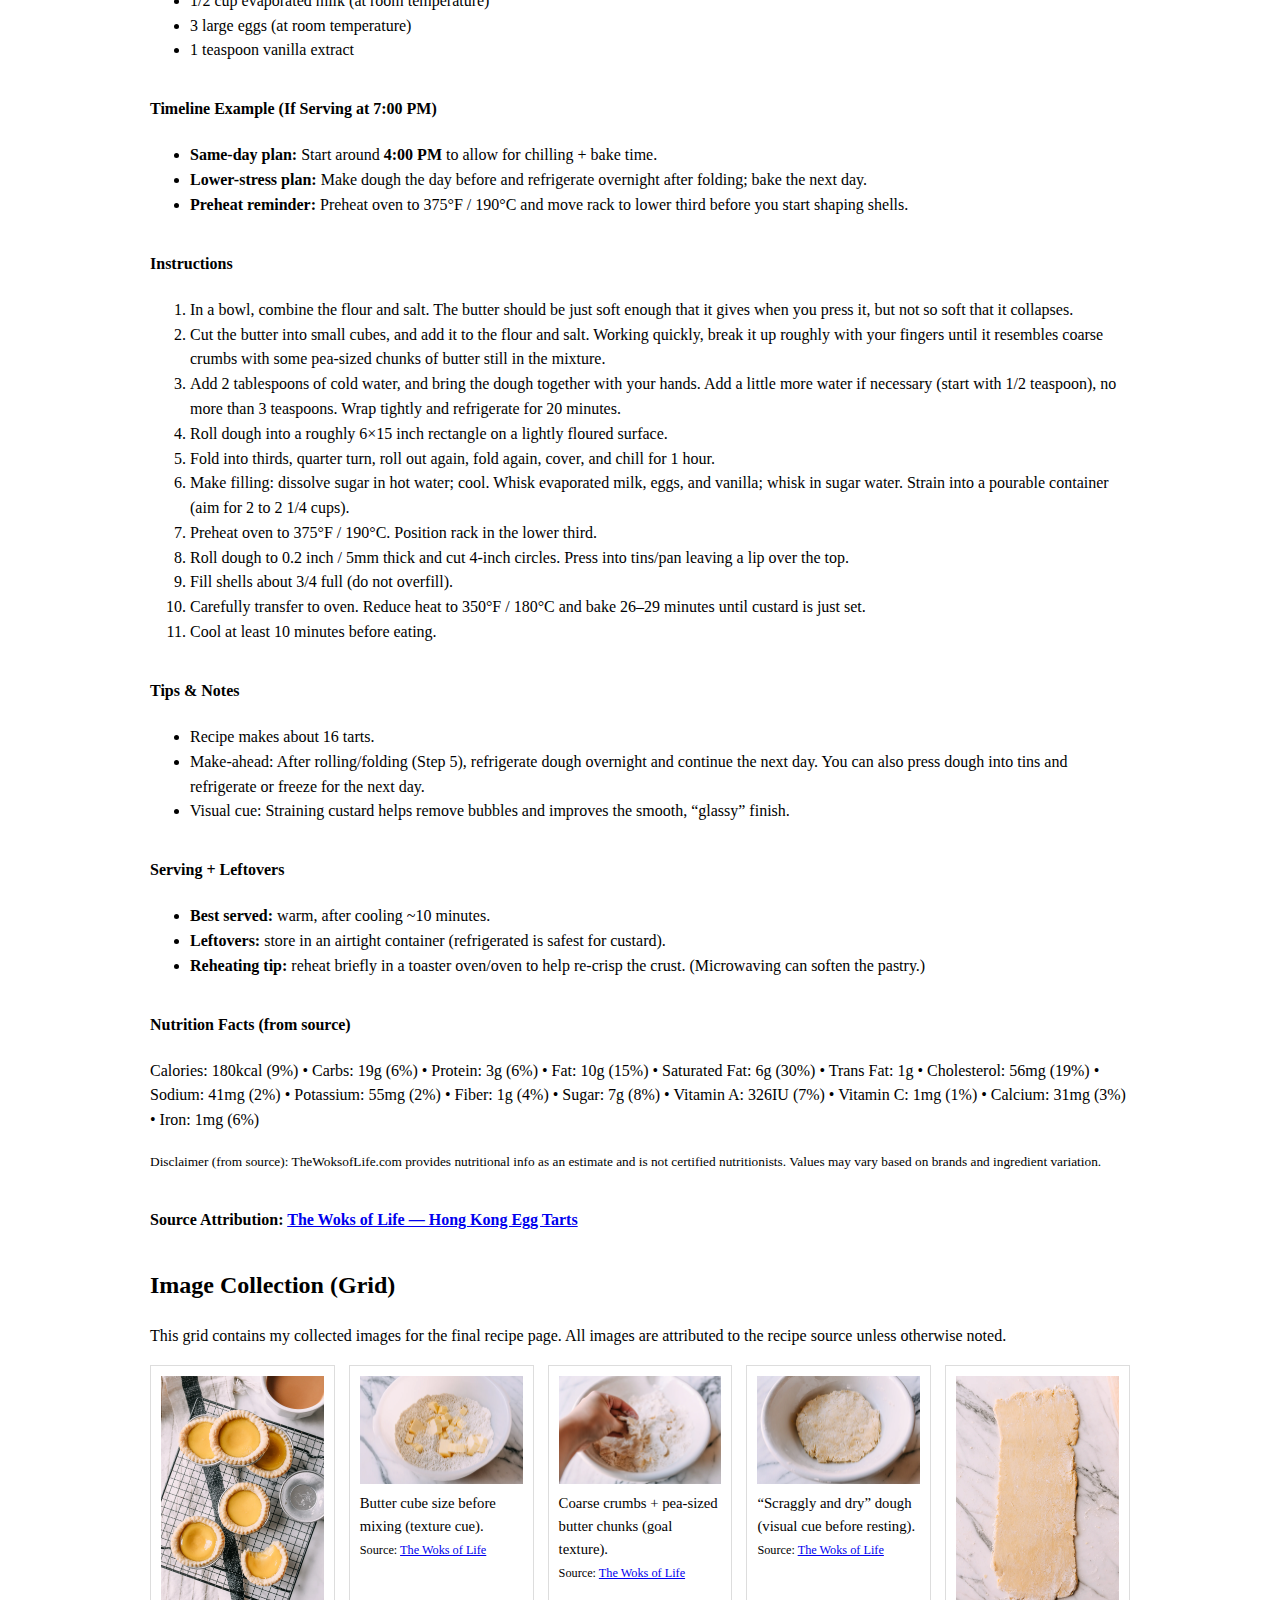
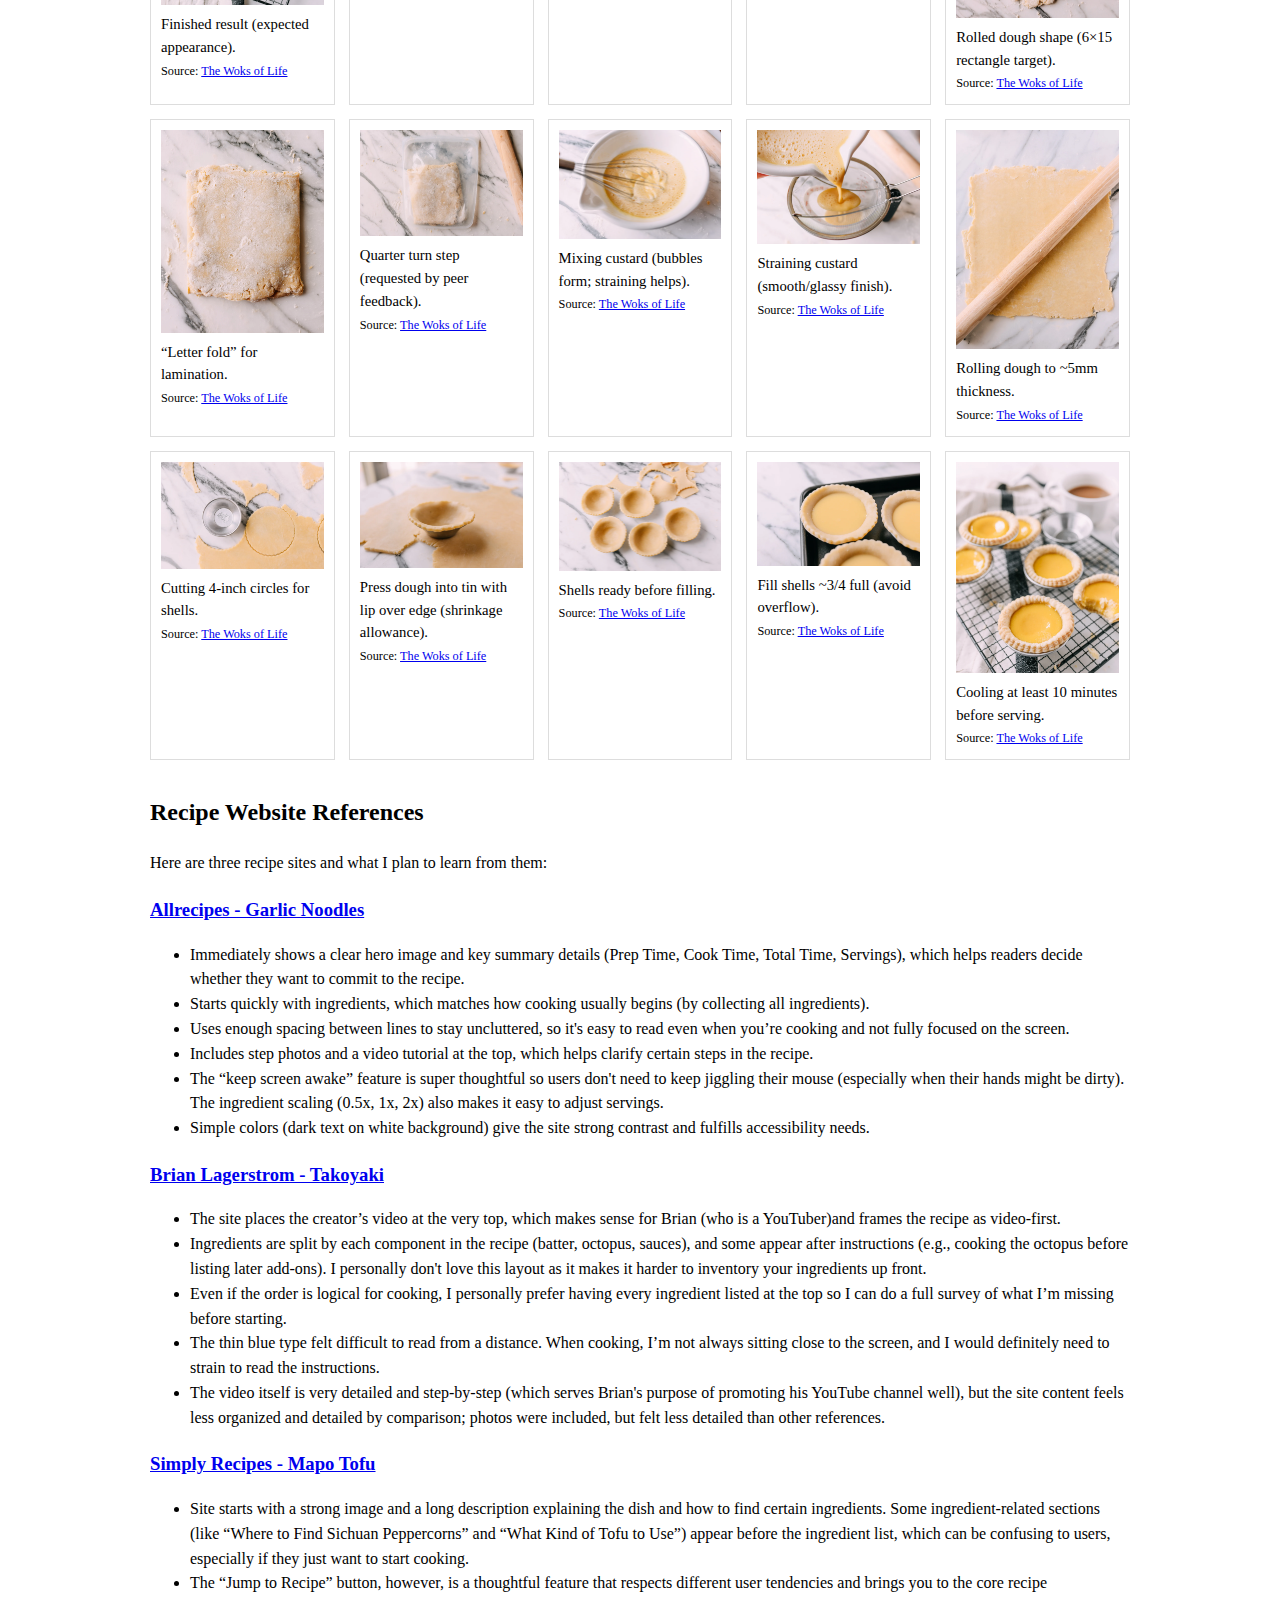
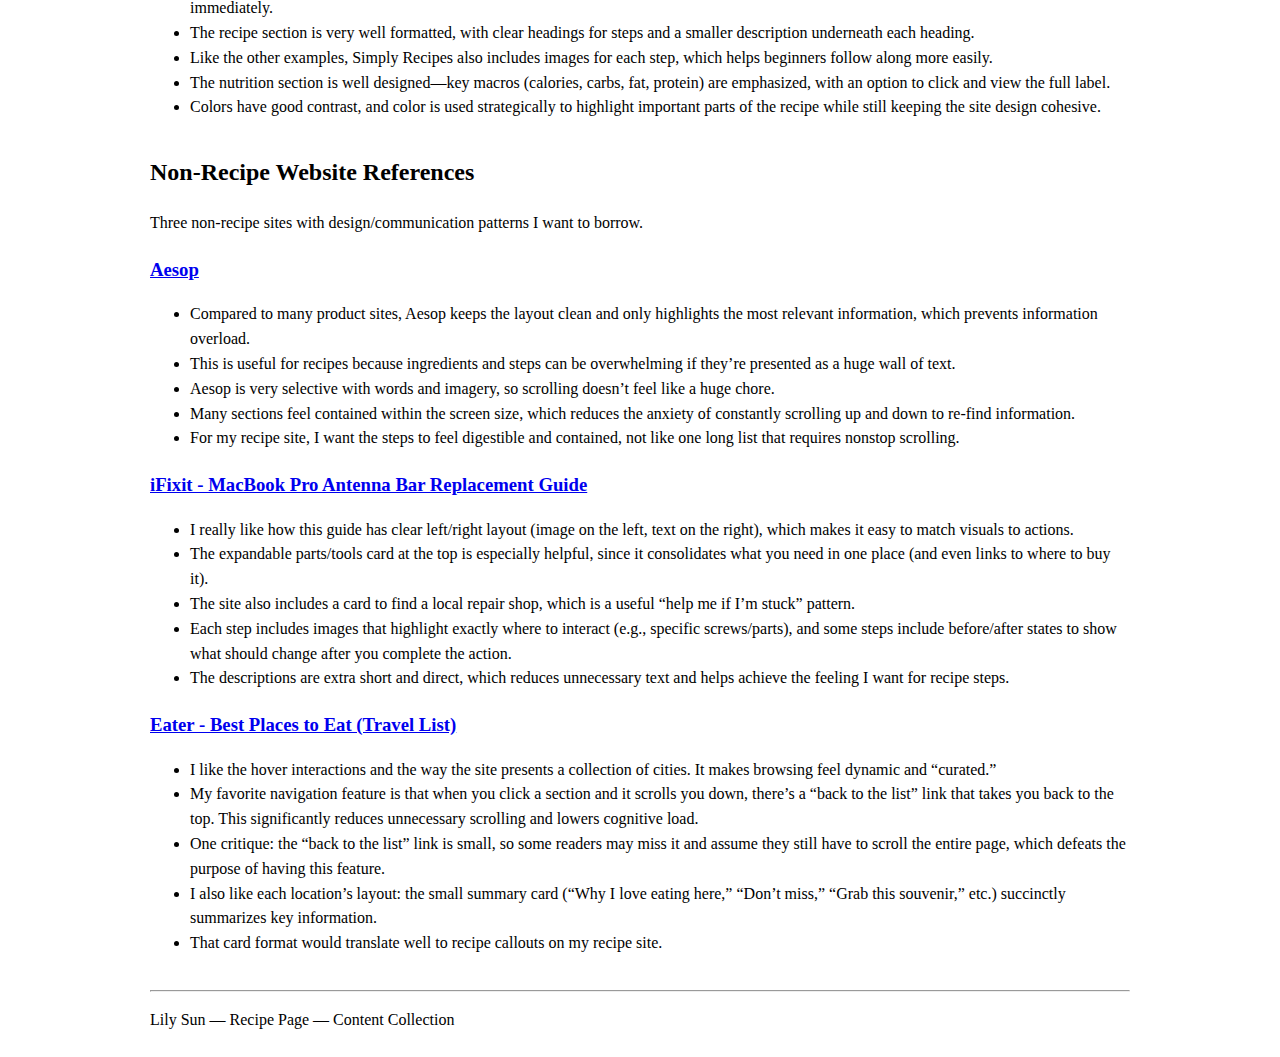
<file: recipe/content/index.html>
<!DOCTYPE html>
<html lang="en">
    <head>
        <meta charset="UTF-8" />
        <meta name="viewport" content="width=device-width, initial-scale=1" />
        <title>Lily Sun - Content Collection - Recipe Page</title>
        <link rel="stylesheet" href="css/styles.css" />
    </head>

      <body>
    <header>
      <h1>Recipe Content Collection: Hong Kong Egg Tarts (Dan Tat)</h1>
      <p>
        This page compiles finalized recipe content, planning details, and an expanded image collection.
        Revisions were made using peer evaluation feedback.
      </p>

      <nav class="page-sections">
        <ul>
          <li><a href="#evaluation">Peer evaluation link</a></li>
          <li><a href="#recipe">Recipe content</a></li>
          <li><a href="#imagery">Image collection</a></li>
          <li><a href="#recipe-references">Recipe site references</a></li>
          <li><a href="#non-recipe-references">Non-recipe references</a></li>
        </ul>
      </nav>
    </header>

    <main>
        <section id="evaluation">
            <header>
                <h2>Peer Evaluation Google Doc</h2>
            </header>
            <p>
                <a href="https://docs.google.com/document/d/1aWukT_NgZUO_K7J6n6BKJWBQYQU-zGIh90ShCgF4WUI/edit?usp=sharing" target="_blank" rel="noopener">
                    Link to my research evaluation document
                </a>
            </p>
        </section>

        <section id="recipe">
            <header>
                <h2>Recipe Content</h2>
            </header>

            <article id="hong-kong-egg-tarts">
            <h3 id="recipe-title">Hong Kong Egg Tarts</h3>

            <p>
                <strong>Description:</strong> Hong-Kong style egg tarts, or <em>dan tat</em> in Cantonese, are a dim sum staple.
                They’re often enjoyed as a snack or dessert, with a flaky crust and a smooth, glassy custard filling that is
                lightly sweet.
            </p>

            <section class="quick-facts" aria-label="Quick facts for planning">
                <h4>Quick Facts (Planning)</h4>
                <ul>
                    <li><strong>Yield:</strong> ~16 tarts (about 3 inches each)</li>
                    <li><strong>Serving idea:</strong> Serving 8 people → plan ~2 tarts per person (this recipe already makes ~16)</li>
                    <li><strong>Prep:</strong> ~1 hr 15 min (plus chilling)</li>
                    <li><strong>Cook:</strong> ~25 min</li>
                    <li><strong>Total:</strong> ~1 hr 40 min (not counting optional overnight dough rest)</li>
                    <li><strong>Make-ahead:</strong> Yes — dough can chill overnight after folding</li>
                </ul>
            </section>

            <section id="dietary">
                <h4>Dietary + Allergy Notes</h4>
                <ul>
                    <li><strong>Contains:</strong> gluten/wheat (flour), dairy (butter + evaporated milk), eggs</li>
                    <li><strong>Not suitable for:</strong> vegan, dairy-free, gluten-free diets (without major substitutions/testing)</li>
                </ul>
            </section>

            <section id="equipment">
                <h4>Equipment Checklist</h4>
                <ul>
                    <li>Mixing bowl</li>
                    <li>Rolling pin</li>
                    <li>Whisk</li>
                    <li>Fine mesh strainer (important for smooth custard)</li>
                    <li>Measuring cup or pitcher with a pour spout</li>
                    <li>Mini tart tins OR a non-stick standard muffin pan</li>
                    <li>Oven + access to lower rack position</li>
                    <li>Recommended: digital kitchen scale (more consistent flour measurement)</li>
                </ul>
            </section>

            <section id="measurement-note">
                <h4>Important Note on Measurements</h4>
                <p>
                For best results, a digital kitchen scale is recommended. Flour measurements can vary depending on how you scoop.
                The recipe source suggests 2 cups flour measured by “fluff and spoon” equals about <strong>250g</strong>.
                If you have a scale, using the metric version can help your dough turn out more consistent.
                </p>
            </section>

            <section id="ingredients">
                <h4 id="ingredients-title">Ingredients</h4>
                <ul>
                    <li>2 cups all-purpose flour (fluffed and spooned into measuring cup)</li>
                    <li>1/8 teaspoon salt</li>
                    <li>12 tablespoons unsalted butter (slightly softened)</li>
                    <li>2 tablespoons cold water</li>
                    <li>1/2 cup granulated sugar</li>
                    <li>1 cup hot water</li>
                    <li>1/2 cup evaporated milk (at room temperature)</li>
                    <li>3 large eggs (at room temperature)</li>
                    <li>1 teaspoon vanilla extract</li>
                </ul>
            </section>

            <section id="timeline">
                <h4>Timeline Example (If Serving at 7:00 PM)</h4>
                <ul>
                    <li><strong>Same-day plan:</strong> Start around <strong>4:00 PM</strong> to allow for chilling + bake time.</li>
                    <li><strong>Lower-stress plan:</strong> Make dough the day before and refrigerate overnight after folding; bake the next day.</li>
                    <li><strong>Preheat reminder:</strong> Preheat oven to 375°F / 190°C and move rack to lower third before you start shaping shells.</li>
                </ul>
            </section>

            <section id="instructions">
                <h4 id="instructions-title">Instructions</h4>
                <ol>
                    <li>
                        In a bowl, combine the flour and salt. The butter should be just soft enough that it gives when you press it,
                        but not so soft that it collapses.
                    </li>
                    <li>
                        Cut the butter into small cubes, and add it to the flour and salt. Working quickly, break it up roughly with your
                        fingers until it resembles coarse crumbs with some pea-sized chunks of butter still in the mixture.
                    </li>
                    <li>
                        Add 2 tablespoons of cold water, and bring the dough together with your hands. Add a little more water if necessary
                        (start with 1/2 teaspoon), no more than 3 teaspoons. Wrap tightly and refrigerate for 20 minutes.
                    </li>
                    <li>Roll dough into a roughly 6×15 inch rectangle on a lightly floured surface.</li>
                    <li>
                        Fold into thirds, quarter turn, roll out again, fold again, cover, and chill for 1 hour.
                    </li>
                    <li>
                        Make filling: dissolve sugar in hot water; cool. Whisk evaporated milk, eggs, and vanilla; whisk in sugar water.
                        Strain into a pourable container (aim for 2 to 2 1/4 cups).
                    </li>
                    <li>Preheat oven to 375°F / 190°C. Position rack in the lower third.</li>
                    <li>
                        Roll dough to 0.2 inch / 5mm thick and cut 4-inch circles. Press into tins/pan leaving a lip over the top.
                    </li>
                    <li>Fill shells about 3/4 full (do not overfill).</li>
                    <li>
                        Carefully transfer to oven. Reduce heat to 350°F / 180°C and bake 26–29 minutes until custard is just set.
                    </li>
                    <li>Cool at least 10 minutes before eating.</li>
                </ol>
            </section>

            <section id="tips-notes">
                <h4 id="tips-title">Tips &amp; Notes</h4>
                <ul>
                    <li>Recipe makes about 16 tarts.</li>
                    <li>
                        Make-ahead: After rolling/folding (Step 5), refrigerate dough overnight and continue the next day.
                        You can also press dough into tins and refrigerate or freeze for the next day.
                    </li>
                    <li>
                        Visual cue: Straining custard helps remove bubbles and improves the smooth, “glassy” finish.
                    </li>
                </ul>
            </section>

            <section id="storage">
                <h4>Serving + Leftovers</h4>
                <ul>
                    <li><strong>Best served:</strong> warm, after cooling ~10 minutes.</li>
                    <li><strong>Leftovers:</strong> store in an airtight container (refrigerated is safest for custard).</li>
                    <li>
                        <strong>Reheating tip:</strong> reheat briefly in a toaster oven/oven to help re-crisp the crust.
                        (Microwaving can soften the pastry.)
                    </li>
                </ul>
            </section>

            <section id="nutrition">
                <h4 id="nutrition-title">Nutrition Facts (from source)</h4>
                <p>
                Calories: 180kcal (9%) • Carbs: 19g (6%) • Protein: 3g (6%) • Fat: 10g (15%)
                • Saturated Fat: 6g (30%) • Trans Fat: 1g • Cholesterol: 56mg (19%) • Sodium: 41mg (2%)
                • Potassium: 55mg (2%) • Fiber: 1g (4%) • Sugar: 7g (8%) • Vitamin A: 326IU (7%)
                • Vitamin C: 1mg (1%) • Calcium: 31mg (3%) • Iron: 1mg (6%)
                </p>
                <p>
                <small>
                    Disclaimer (from source): TheWoksofLife.com provides nutritional info as an estimate and is not certified nutritionists.
                    Values may vary based on brands and ingredient variation.
                </small>
                </p>
            </section>

            <footer>
                <h4>
                    Source Attribution:
                    <a href="https://thewoksoflife.com/hong-kong-egg-tarts/" target="_blank" rel="noopener">
                        The Woks of Life — Hong Kong Egg Tarts
                    </a>
                </h4>
            </footer>
        </article>
      </section>

      <section id="imagery">
        <header>
            <h2>Image Collection (Grid)</h2>
            <p>
                This grid contains my collected images for the final recipe page. All images are attributed to the recipe source unless otherwise noted.
            </p>
        </header>

        <div class="image-grid">
            <figure>
                <img src="images/egg-tarts-finished.webp" alt="Finished Hong Kong egg tarts cooling on a rack" />
                <figcaption>
                    Finished result (expected appearance).
                    <br />
                    <small>Source: <a href="https://thewoksoflife.com/hong-kong-egg-tarts/" target="_blank" rel="noopener">The Woks of Life</a></small>
                </figcaption>
            </figure>

            <figure>
                <img src="images/butter-cubes.webp" alt="Butter cubes added to flour mixture" />
                <figcaption>
                    Butter cube size before mixing (texture cue).
                    <br />
                    <small>Source: <a href="https://thewoksoflife.com/hong-kong-egg-tarts/" target="_blank" rel="noopener">The Woks of Life</a></small>
                </figcaption>
            </figure>

            <figure>
                <img src="images/coarse-crumbs.webp" alt="Butter mixed into flour until coarse crumbs form" />
                <figcaption>
                    Coarse crumbs + pea-sized butter chunks (goal texture).
                    <br />
                    <small>Source: <a href="https://thewoksoflife.com/hong-kong-egg-tarts/" target="_blank" rel="noopener">The Woks of Life</a></small>
                </figcaption>
            </figure>

            <figure>
                <img src="images/scraggly-dough.webp" alt="Scraggly dough texture before chilling" />
                <figcaption>
                    “Scraggly and dry” dough (visual cue before resting).
                    <br />
                    <small>Source: <a href="https://thewoksoflife.com/hong-kong-egg-tarts/" target="_blank" rel="noopener">The Woks of Life</a></small>
                </figcaption>
            </figure>

            <figure>
                <img src="images/dough-rectangle.webp" alt="Dough rolled into long rectangle" />
                <figcaption>
                    Rolled dough shape (6×15 rectangle target).
                    <br />
                    <small>Source: <a href="https://thewoksoflife.com/hong-kong-egg-tarts/" target="_blank" rel="noopener">The Woks of Life</a></small>
                </figcaption>
            </figure>

            <figure>
                <img src="images/book-fold.webp" alt="Dough folded into thirds like a letter" />
                <figcaption>
                    “Letter fold” for lamination.
                    <br />
                    <small>Source: <a href="https://thewoksoflife.com/hong-kong-egg-tarts/" target="_blank" rel="noopener">The Woks of Life</a></small>
                </figcaption>
            </figure>

            <figure>
                <img src="images/quarter-turn.webp" alt="Quarter-turn of folded dough before rolling" />
                <figcaption>
                    Quarter turn step (requested by peer feedback).
                    <br />
                    <small>Source: <a href="https://thewoksoflife.com/hong-kong-egg-tarts/" target="_blank" rel="noopener">The Woks of Life</a></small>
                </figcaption>
            </figure>

            <figure>
                <img src="images/whisking-custard.webp" alt="Whisking egg custard filling" />
                <figcaption>
                    Mixing custard (bubbles form; straining helps).
                    <br />
                    <small>Source: <a href="https://thewoksoflife.com/hong-kong-egg-tarts/" target="_blank" rel="noopener">The Woks of Life</a></small>
                </figcaption>
            </figure>

            <figure>
                <img src="images/straining-custard.webp" alt="Straining custard through a fine mesh strainer" />
                <figcaption>
                    Straining custard (smooth/glassy finish).
                    <br />
                    <small>Source: <a href="https://thewoksoflife.com/hong-kong-egg-tarts/" target="_blank" rel="noopener">The Woks of Life</a></small>
                </figcaption>
            </figure>

            <figure>
                <img src="images/rolling-thin.webp" alt="Rolling dough thin for tart shells" />
                <figcaption>
                    Rolling dough to ~5mm thickness.
                    <br />
                    <small>Source: <a href="https://thewoksoflife.com/hong-kong-egg-tarts/" target="_blank" rel="noopener">The Woks of Life</a></small>
                </figcaption>
            </figure>

            <figure>
                <img src="images/cutting-circles.webp" alt="Cutting dough circles for tart shells" />
                <figcaption>
                    Cutting 4-inch circles for shells.
                    <br />
                    <small>Source: <a href="https://thewoksoflife.com/hong-kong-egg-tarts/" target="_blank" rel="noopener">The Woks of Life</a></small>
                </figcaption>
            </figure>

            <figure>
                <img src="images/pressing-shell.webp" alt="Pressing dough into tart tin with lip over edge" />
                <figcaption>
                    Press dough into tin with lip over edge (shrinkage allowance).
                    <br />
                    <small>Source: <a href="https://thewoksoflife.com/hong-kong-egg-tarts/" target="_blank" rel="noopener">The Woks of Life</a></small>
                </figcaption>
            </figure>

            <figure>
                <img src="images/shells-lined.webp" alt="Tart shells prepared in pan" />
                <figcaption>
                    Shells ready before filling.
                    <br />
                    <small>Source: <a href="https://thewoksoflife.com/hong-kong-egg-tarts/" target="_blank" rel="noopener">The Woks of Life</a></small>
                </figcaption>
            </figure>

            <figure>
                <img src="images/custard-filled-shells.webp" alt="Tart shells filled with custard before baking" />
                <figcaption>
                    Fill shells ~3/4 full (avoid overflow).
                    <br />
                    <small>Source: <a href="https://thewoksoflife.com/hong-kong-egg-tarts/" target="_blank" rel="noopener">The Woks of Life</a></small>
                </figcaption>
            </figure>

            <figure>
                <img src="images/cooling.webp" alt="Egg tarts cooling after baking" />
                <figcaption>
                    Cooling at least 10 minutes before serving.
                    <br />
                    <small>Source: <a href="https://thewoksoflife.com/hong-kong-egg-tarts/" target="_blank" rel="noopener">The Woks of Life</a></small>
                </figcaption>
            </figure>
        </div>
      </section>

        <section id="recipe-references">
            <header>
            <h2>Recipe Website References</h2>
            <p>Here are three recipe sites and what I plan to learn from them:</p>
            </header>

            <article>
                <h3>
                    <a href="https://www.allrecipes.com/recipe/270770/garlic-noodles/" target="_blank">
                    Allrecipes - Garlic Noodles
                    </a>
                </h3>
                <ul>
                    <li>
                        Immediately shows a clear hero image and key summary details (Prep Time, Cook Time, Total Time, Servings), which helps readers decide whether they want to commit to the recipe.
                    </li>
                    <li>
                        Starts quickly with ingredients, which matches how cooking usually begins (by collecting all ingredients).
                    </li>
                    <li>
                        Uses enough spacing between lines to stay uncluttered, so it's easy to read even when you’re cooking and not fully focused on the screen.
                    </li>
                    <li>
                        Includes step photos and a video tutorial at the top, which helps clarify certain steps in the recipe.
                    </li>
                    <li>
                        The “keep screen awake” feature is super thoughtful so users don't need to keep jiggling their mouse (especially when their hands might be dirty). The ingredient scaling (0.5x, 1x, 2x) also makes it easy to adjust servings.
                    </li>
                    <li>
                        Simple colors (dark text on white background) give the site strong contrast and fulfills accessibility needs.
                    </li>
                </ul>
            </article>

            <article>
                <h3>
                    <a href="https://www.brianlagerstrom.com/recipes/takoyaki" target="_blank">
                    Brian Lagerstrom - Takoyaki
                    </a>
                </h3>
                <ul>
                    <li>
                        The site places the creator’s video at the very top, which makes sense for Brian (who is a YouTuber)and frames the recipe as video-first.
                    </li>
                    <li>
                        Ingredients are split by each component in the recipe (batter, octopus, sauces), and some appear after instructions (e.g., cooking the octopus before listing later add-ons). I personally don't love this layout as it makes it harder to inventory your ingredients up front.
                    </li>
                    <li>
                        Even if the order is logical for cooking, I personally prefer having every ingredient listed at the top so I can do a full survey of what I’m missing before starting.
                    </li>
                    <li>
                        The thin blue type felt difficult to read from a distance. When cooking, I’m not always sitting close to the screen, and I would definitely need to strain to read the instructions.
                    </li>
                    <li>
                        The video itself is very detailed and step-by-step (which serves Brian's purpose of promoting his YouTube channel well), but the site content feels less organized and detailed by comparison; photos were included, but felt less detailed than other references.
                    </li>
                </ul>
            </article>

            <article>
                <h3>
                    <a href="https://www.simplyrecipes.com/mapo-tofu-recipe-8788034" target="_blank">
                    Simply Recipes - Mapo Tofu
                    </a>
                </h3>
                <ul>
                    <li>
                        Site starts with a strong image and a long description explaining the dish and how to find certain ingredients. Some ingredient-related sections (like “Where to Find Sichuan Peppercorns”
                        and “What Kind of Tofu to Use”) appear before the ingredient list, which can be confusing to users, especially if they just want to start cooking.
                    </li>
                    <li>
                        The “Jump to Recipe” button, however, is a thoughtful feature that respects different user tendencies and brings you to the core recipe immediately.
                    </li>
                    <li>
                        The recipe section is very well formatted, with clear headings for steps and a smaller description underneath each heading.
                    </li>
                    <li>
                        Like the other examples, Simply Recipes also includes images for each step, which helps beginners follow along more easily.
                    </li>
                    <li>
                        The nutrition section is well designed—key macros (calories, carbs, fat, protein) are emphasized, with an option to click and view the full label.
                    </li>
                    <li>
                        Colors have good contrast, and color is used strategically to highlight important parts of the recipe while still keeping the site design cohesive.
                    </li>
                </ul>
            </article>
        </section>

        <section id="non-recipe-references">
            <header>
            <h2>Non-Recipe Website References</h2>
            <p>Three non-recipe sites with design/communication patterns I want to borrow.</p>
            </header>

            <article>
                <h3>
                    <a href="https://www.aesop.com/" target="_blank">Aesop</a>
                </h3>
                <ul>
                    <li>
                        Compared to many product sites, Aesop keeps the layout clean and only highlights the most relevant information, which prevents information overload.
                    </li>
                    <li>
                        This is useful for recipes because ingredients and steps can be overwhelming if they’re presented as a huge wall of text.
                    </li>
                    <li>
                        Aesop is very selective with words and imagery, so scrolling doesn’t feel like a huge chore.
                    </li>
                    <li>
                        Many sections feel contained within the screen size, which reduces the anxiety of constantly scrolling up and down to re-find information.
                    </li>
                    <li>
                        For my recipe site, I want the steps to feel digestible and contained, not like one long list that requires nonstop scrolling.
                    </li>
                </ul>
            </article>

            <article>
                <h3>
                    <a href="https://www.ifixit.com/Guide/MacBook+Pro+14-Inch+2021+Antenna+Bar+Replacement/150894" target="_blank">
                    iFixit - MacBook Pro Antenna Bar Replacement Guide
                    </a>
                </h3>
                <ul>
                    <li>
                        I really like how this guide has clear left/right layout (image on the left, text on the right), which makes it easy to match visuals to actions.
                    </li>
                    <li>
                        The expandable parts/tools card at the top is especially helpful, since it consolidates what you need in one place (and even links to where to buy it).
                    </li>
                    <li>
                        The site also includes a card to find a local repair shop, which is a useful “help me if I’m stuck” pattern.
                    </li>
                    <li>
                        Each step includes images that highlight exactly where to interact (e.g., specific screws/parts), and some steps include before/after states to show what should change after you complete the action.
                    </li>
                    <li>
                        The descriptions are extra short and direct, which reduces unnecessary text and helps achieve the feeling I want for recipe steps.
                    </li>
                </ul>
            </article>

            <article>
                <h3>
                    <a href="https://www.eater.com/dining-out/936672/best-places-to-eat-restaurants-travel-2026#the-list" target="_blank">
                    Eater - Best Places to Eat (Travel List)
                    </a>
                </h3>
                <ul>
                    <li>
                        I like the hover interactions and the way the site presents a collection of cities. It makes browsing feel
                        dynamic and “curated.”
                    </li>
                    <li>
                        My favorite navigation feature is that when you click a section and it scrolls you down, there’s a “back to
                        the list” link that takes you back to the top. This significantly reduces unnecessary scrolling and lowers
                        cognitive load.
                    </li>
                    <li>
                        One critique: the “back to the list” link is small, so some readers may miss it and assume they still have to
                        scroll the entire page, which defeats the purpose of having this feature.
                    </li>
                    <li>
                        I also like each location’s layout: the small summary card (“Why I love eating here,” “Don’t miss,” “Grab this
                        souvenir,” etc.) succinctly summarizes key information.
                    </li>
                    <li>
                        That card format would translate well to recipe callouts on my recipe site.
                    </li>
                </ul>
            </article>
        </section>
    </main>

    <footer>
      <hr />
      <p>Lily Sun — Recipe Page — Content Collection</p>
    </footer>
  </body>
</html>
</file>
<file: movie-quotes/style.css>
html {
    color: white;
}

header {
  padding-top: 3rem;
}

.carousel__prev,
.carousel__next {
  z-index: 3;
}

.quote-block {
  padding-top: 1.5rem;
}

.speaker{
    font-weight: bold;
}

.action{
    font-style: italic;
    color: #ffffffca;
}

#venkman{
    color: red;
}

#barrett{
    color: #f4d801;
}

#zeddemore{
    color: #f4d801;
}

#spengler{
    color: #ff7300;
}

#stantz{
    color: #08b735;
}

#mayor{
    color: #0084ff;
}

.typewriter {
  font-family: "Courier New", Courier, monospace;
}


/* background image styling source: https://css-tricks.com/perfect-full-page-background-image/ */

html { 
  background: url(background-image.jpg) no-repeat center center fixed; 
  -webkit-background-size: cover;
  -moz-background-size: cover;
  -o-background-size: cover;
  background-size: cover;
}

/* carousel source: https://css-tricks.com/css-only-carousel/ */

@keyframes tonext {
  75% {
    left: 0;
  }
  95% {
    left: 100%;
  }
  98% {
    left: 100%;
  }
  99% {
    left: 0;
  }
}

@keyframes tostart {
  75% {
    left: 0;
  }
  95% {
    left: -300%;
  }
  98% {
    left: -300%;
  }
  99% {
    left: 0;
  }
}

@keyframes snap {
  96% {
    scroll-snap-align: center;
  }
  97% {
    scroll-snap-align: none;
  }
  99% {
    scroll-snap-align: none;
  }
  100% {
    scroll-snap-align: center;
  }
}

body {
  max-width: 50rem;
  margin: 0 auto;
  padding: 0 1.25rem;
  font-family: 'Lato', sans-serif;
}

* {
  box-sizing: border-box;
  scrollbar-color: transparent transparent; /* thumb and track color */
  scrollbar-width: 0px;
}

*::-webkit-scrollbar {
  width: 0;
}

*::-webkit-scrollbar-track {
  background: transparent;
}

*::-webkit-scrollbar-thumb {
  background: transparent;
  border: none;
}

* {
  -ms-overflow-style: none;
}

ol, li {
  list-style: none;
  margin: 0;
  padding: 0;
}

.carousel {
  position: relative;
  padding-top: 75%;
  filter: drop-shadow(0 0 10px #0003);
  perspective: 100px;
}

.carousel__viewport {
  position: absolute;
  top: 0;
  right: 0;
  bottom: 0;
  left: 0;
  display: flex;
  overflow-x: scroll;
  counter-reset: item;
  scroll-behavior: smooth;
  scroll-snap-type: x mandatory;
}

.carousel__slide {
  position: relative;
  flex: 0 0 100%;
  width: 100%;
  background-color: rgba(0, 0, 0, 0.5);
  backdrop-filter: blur(30px);
  outline: none;
  /* border: 1px solid rgb(255, 0, 0);
  border-radius: 20px; */
}

.carousel__slide:focus {
  outline: 2px solid rgba(255, 0, 0, 0.667);
  outline-offset: -2px;
  outline-style: dashed;
}

.carousel__snapper {
  position: absolute;
  top: 0;
  left: 0;
  width: 100%;
  height: 100%;
  scroll-snap-align: center;
}

@media (hover: hover) {
  .carousel__snapper {
    animation-name: tonext, snap;
    animation-timing-function: ease;
    animation-duration: 4s;
    animation-iteration-count: infinite;
  }

  .carousel__slide:last-child .carousel__snapper {
    animation-name: tostart, snap;
  }
}

@media (prefers-reduced-motion: reduce) {rem
  .carousel__snapper {
    animation-name: none;
  }
}

.carousel:hover .carousel__snapper,
.carousel:focus-within .carousel__snapper {
  animation-name: none;
}

.carousel__navigation {
  position: absolute;
  right: 0;
  bottom: 0;
  left: 0;
  text-align: center;
}

.carousel__navigation-list,
.carousel__navigation-item {
  display: inline-block;
}

.carousel__navigation-button {
  display: inline-block;
  width: 1.5rem;
  height: 1.5rem;
  background-color: #333;
  background-clip: content-box;
  border: 0.25rem solid transparent;
  border-radius: 50%;
  font-size: 0;
  transition: transform 0.1s;
}

.carousel::before,
.carousel::after,
.carousel__prev,
.carousel__next {
  position: absolute;
  top: 0;
  margin-top: 37.5%;
  width: 4rem;
  height: 4rem;
  transform: translateY(-50%);
  border-radius: 50%;
  font-size: 0;
  outline: 0;
}

.carousel::before,
.carousel__prev {
  left: -1rem;
}

.carousel::after,
.carousel__next {
  right: -1rem;
}

.carousel::before,
.carousel::after {
  content: '';
  z-index: 1;
  background-color: #333;
  background-size: 1.5rem 1.5rem;
  background-repeat: no-repeat;
  background-position: center center;
  color: #fff;
  font-size: 2.5rem;
  line-height: 4rem;
  text-align: center;
  pointer-events: none;
}

.carousel::before {
  background-image: url("data:image/svg+xml,%3Csvg viewBox='0 0 100 100' xmlns='http://www.w3.org/2000/svg'%3E%3Cpolygon points='0,50 80,100 80,0' fill='%23fff'/%3E%3C/svg%3E");
}

.carousel::after {
  background-image: url("data:image/svg+xml,%3Csvg viewBox='0 0 100 100' xmlns='http://www.w3.org/2000/svg'%3E%3Cpolygon points='100,50 20,100 20,0' fill='%23fff'/%3E%3C/svg%3E");
}
</file>
<file: multi-panel-page/css/styles.css>
html {
    font-family: "Archivo Narrow", sans-serif;
    font-size: 18px;
    line-height: 1.4;
}

h1, h2, h3, h4, p {
    margin-top: 0;
}

h1 {
    font-size: 80px;
    line-height: 1;
    margin-bottom: 16px;
}

h2 {
    font-size: 30px;
    line-height: 1;
}

h3 {
    text-align: center;
    line-height: 1;
    font-size: 40px;
    margin-bottom: 40px;
}

h4 {
    font-size: 20px;
    margin-bottom: 6px;
}

p {
    margin-bottom: 16px;
}

header {
    /* background-color: rgba(255, 111, 111, 0.8); */
    background-image: url("../images/compressed-bg-image.jpg");
    background-position: center;
    background-size: cover;
    text-align: center;
    padding: 166px 0 162px 0;
    color: white;
}

div.column {
    /* background-color: rgba(0,255,0,0.1); */
    width: 960px;
    margin: auto;
}

section {
    padding: 48px 0 39px 0;
}


section.intro {
    /* background-color: rgba(255, 0, 255, 0.5); */
    background-color: #e9ebf0;
}

.animal-image {
    float: right;
    border: 1px solid black;
    margin-left: 38px;
    margin-bottom: 38px;
}

section.photo-grid {
    /* background-color: rgba(70, 153, 255, 0.2); */
    background-color: rgb(59, 76, 143);
    color: white;
    padding-bottom: 64px;
}

ul {
    list-style: none;
    margin: 0;
    padding: 0;
    display: grid;
    grid-template-columns: 1fr 1fr;
    row-gap: 23px;
    margin-top: -2px;
}

li {
    display: grid;
    grid-template-columns: 200px 1fr;
}

li > div {
    padding-left: 12px;
    padding-right: 22px;
}

section.final-section {
    /* background-color: rgba(255, 255, 0, 0.2); */
    background-color: rgb(216, 224, 255);
    /* padding-top: 74px; */
    padding-bottom: 100px;
}

p.final-paragraph {
    font-size: 26px;
    text-align: center;
    margin: auto;
    width: 703px;
    line-height: 1.37;
}

footer {
    padding-top: 42px;
    background-color: rgba(2, 0, 104, 1);
    padding-bottom: 24px;
    color: white;
}
</file>
<file: type-styles/css/styles.css>
body {
    font-family: "Ubuntu", sans-serif;
    font-size: 18px;
    line-height: 1.6;
    margin: 40px auto;
    color: #2c2f33;
    max-width: 750px;
}

.heading {
    border-bottom: 2px solid #ddd;
    padding-bottom: 16px;
    margin-bottom: 32px;
}

.heading h1 {
    margin-bottom: 8px;
    color: rgb(28, 92, 145);
}

section {
    margin-bottom: 28px;
    padding: 30px;
    border: 1px solid #e6e6e6;
    border-radius: 12px;
    background: #fafafa;
}

section h2 {
    font-size: 1.2em;
    margin: 0 0 14px;
    color: steelblue;
    border-bottom: 1px solid #e0e0e0;
    padding-bottom: 8px;
}

a {
    color: steelblue;
}

.sample {
    margin: 8px 0;
}

.label {
    display: inline-block;
    width: 150px;    
    font-size: 0.9em;
    color: #666;
    font-family: monospace;
}

.demo {
    display: inline-block;
}

#weight-200 { 
    font-weight: 200; 
}

#weight-bold { 
    font-weight: bold; 
}

#style-normal { 
    font-style: normal; 
}

#style-italic { 
    font-style: italic; 
}

#style-oblique { 
    font-style: oblique; 
}

#spacing-normal { 
    letter-spacing: normal; 
}

#spacing-tight  { 
    letter-spacing: -0.02em; 
}

#spacing-wide   { 
    letter-spacing: 0.2em; 
}

#transform-none       { 
    text-transform: none; 
}

#transform-uppercase  { 
    text-transform: uppercase; 
}

#transform-capitalize { 
    text-transform: capitalize; 
}

#transform-lowercase {
    text-transform: lowercase;
}

#decoration-none          { 
    text-decoration: none; 
}

#decoration-underline     { 
    text-decoration: underline; 
}

#decoration-line-through  { 
    text-decoration: line-through; 
}

#decoration-overline { 
    text-decoration: overline; 
}
</file>
<file: exercises/box-model/css/styles.css>
.box-layers {
    background-color: #eeeeee;
    padding: 2rem 1rem 4rem 1rem;
    border-top: 10px solid #dddddd;
    margin: 4rem 0;
}

.h2-wrapper {
    border: 1px solid black;
}

.box-sizing-example {
    background-color: #eeeeee;
    padding: 2rem;
    border: 10px solid #dddddd;
    width: 100%;
    box-sizing: border-box;
}

.overflow-example {
    width: 50%;
    height: 300px;
    overflow: hidden;
    overflow: auto;
}
</file>
<file: exercises/responsive-design-techniques/css/styles.css>
body {
    width: min(800px, 90%);
    margin-left: auto;
    margin-right: auto;
}

@media (min-width: 640px) {
    body {
        background-color: #eaf6ff;
    }
}

@media (max-width: 500px) {
    h1 {
        font-size: 1.5rem;
    }
}

@media (min-width: 640px) {
    h1 {
        font-size: 2.5rem;
    }
}

#fixed-size-grid-items ul {
    list-style: none;
    padding-left: 0;
    margin: 0;
    display: flex;
    flex-wrap: wrap;
}

#fixed-size-grid-items li {
    margin: 0;             
}

#fixed-size-grid-items aside {
    width: 170px;
    margin: 10px;
    font-size: 0.8rem;
}

#stretchable-grid-items ul {
    list-style: none;
    padding-left: 0;
    margin: 1rem -10px; 
    display: flex;
    flex-wrap: wrap;
}

#stretchable-grid-items li {
    width: 100%;          
}

#stretchable-grid-items aside {
    margin: 10px;
}

@media (min-width: 481px) {
    #stretchable-grid-items li {
        width: 50%;
    }
}

@media (min-width: 641px) {
    #stretchable-grid-items li {
        width: 25%;
    }
}
</file>
<file: recipe/content/css/styles.css>
body {
    max-width: 980px;
    margin: 24px auto;
    padding: 0 16px;
    line-height: 1.55;
}

section {
    margin: 34px 0;
}

nav ul {
    padding-left: 18px;
}   

img {
    max-width: 100%;
    height: auto;
    display: block;
}
.quick-facts {
    border: 1px solid #ddd;
    padding: 12px 14px;
    margin: 14px 0;
}
.quick-facts ul {
    margin: 0;
    padding-left: 18px;
}
.image-grid {
    display: grid;
    grid-template-columns: repeat(auto-fit, minmax(180px, 1fr));
    gap: 14px;
    margin-top: 14px;
}
.image-grid figure {
    border: 1px solid #ddd;
    padding: 10px;
    margin: 0;
}
.image-grid figcaption {
    font-size: 0.92rem;
    margin-top: 8px;
}
code {
    background: #f2f2f2;
    padding: 0 4px;
}
</file>
